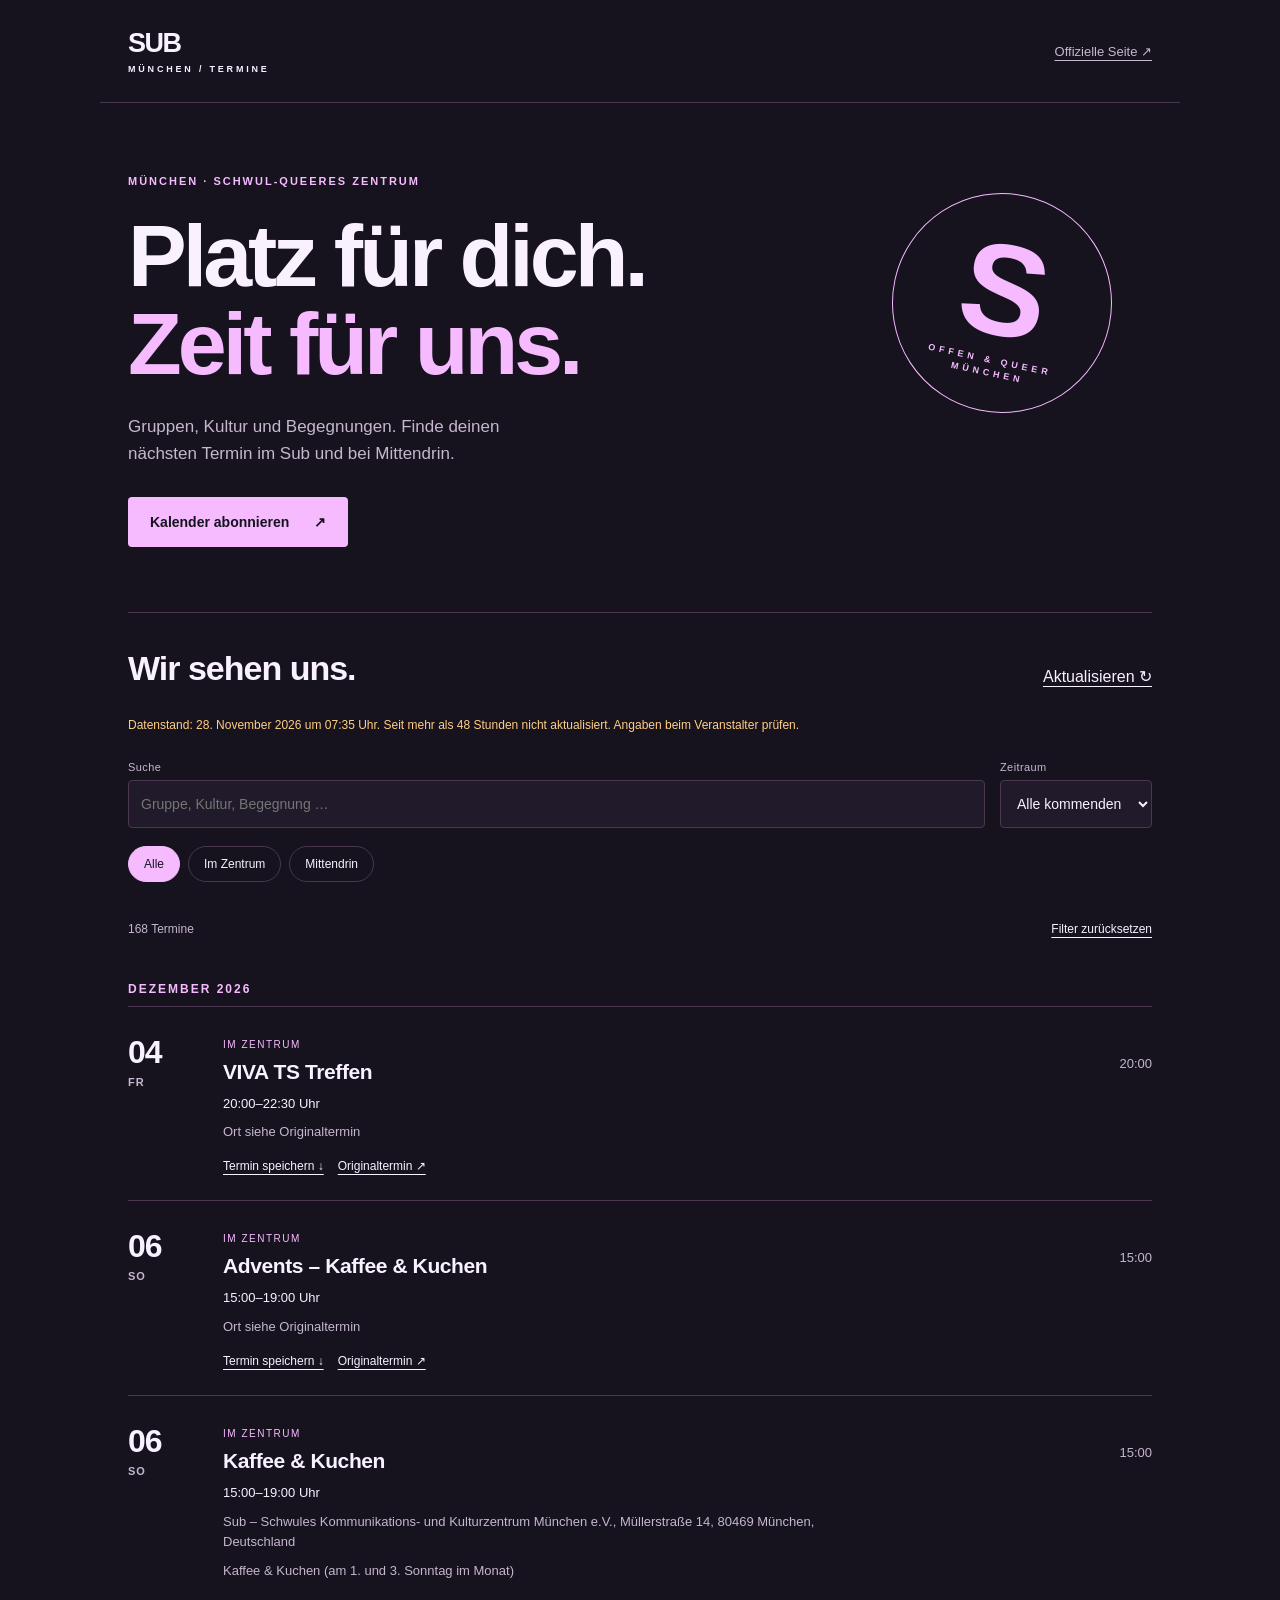
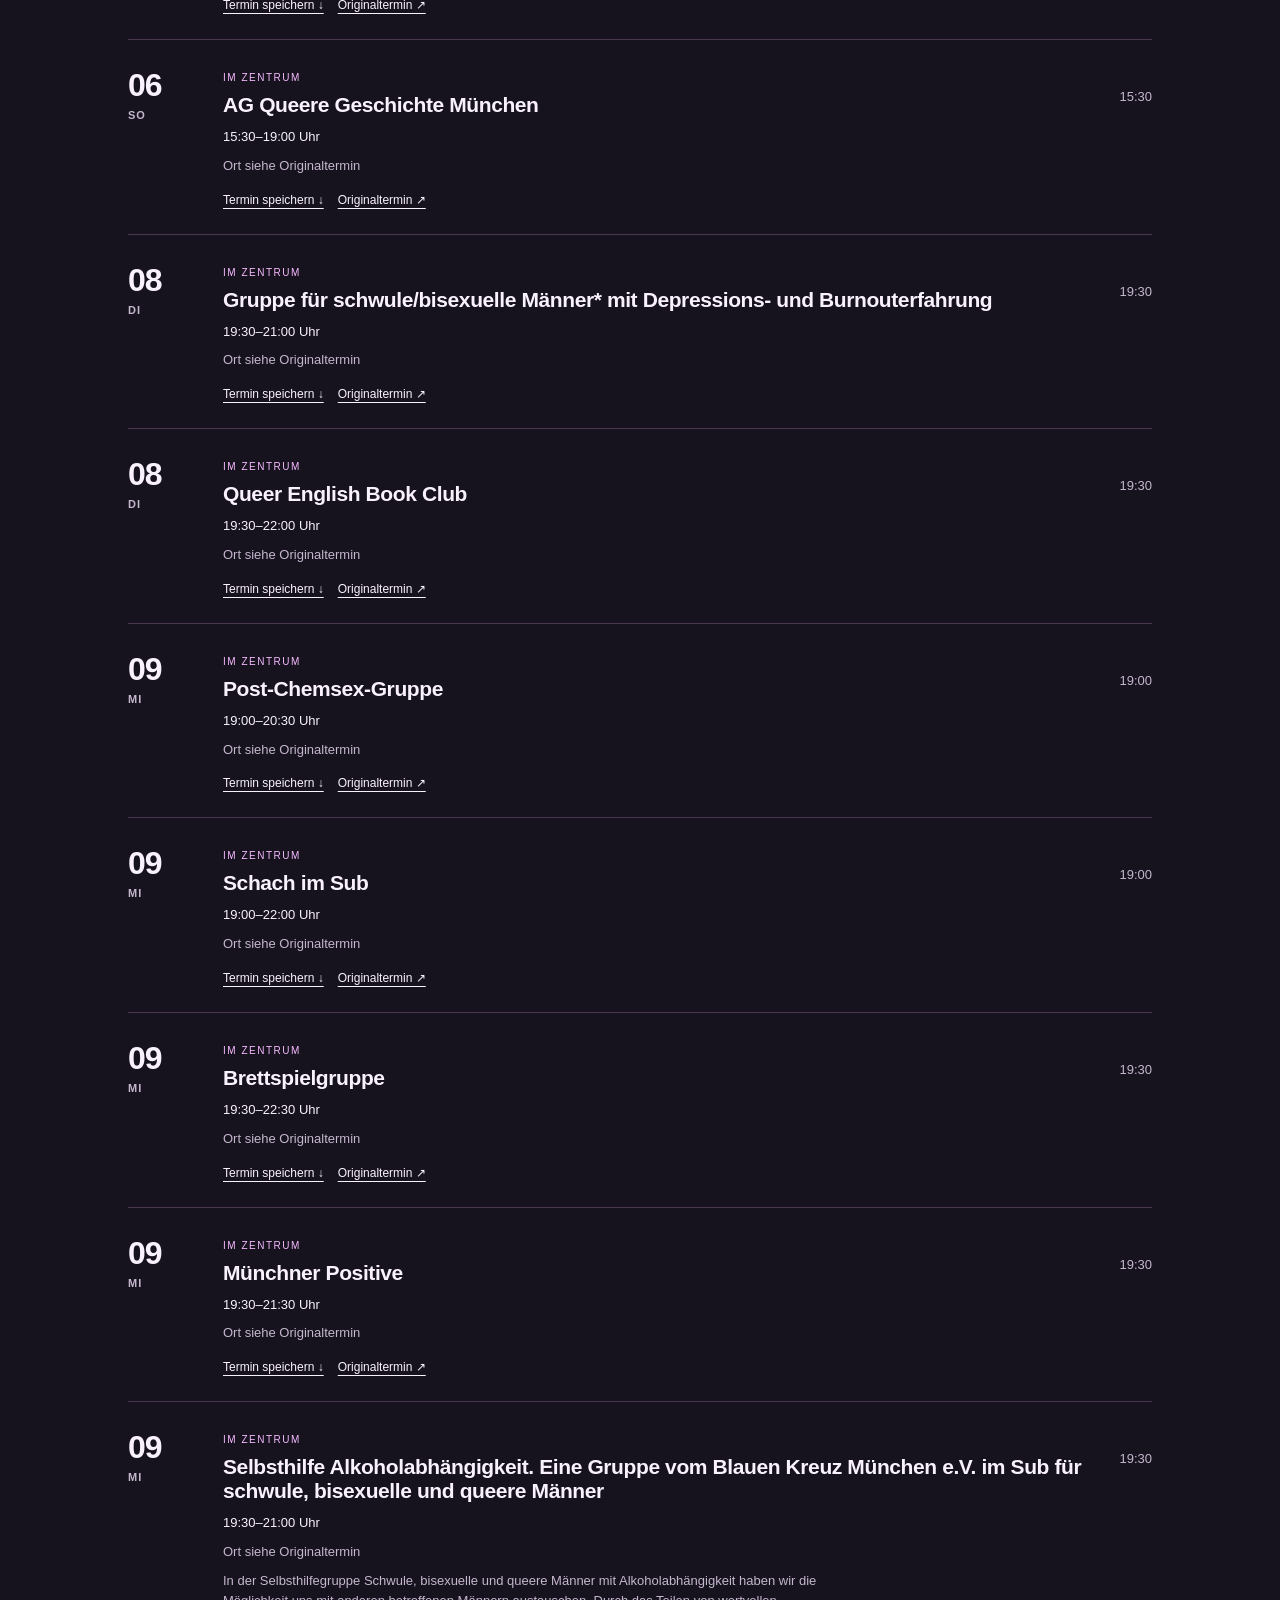
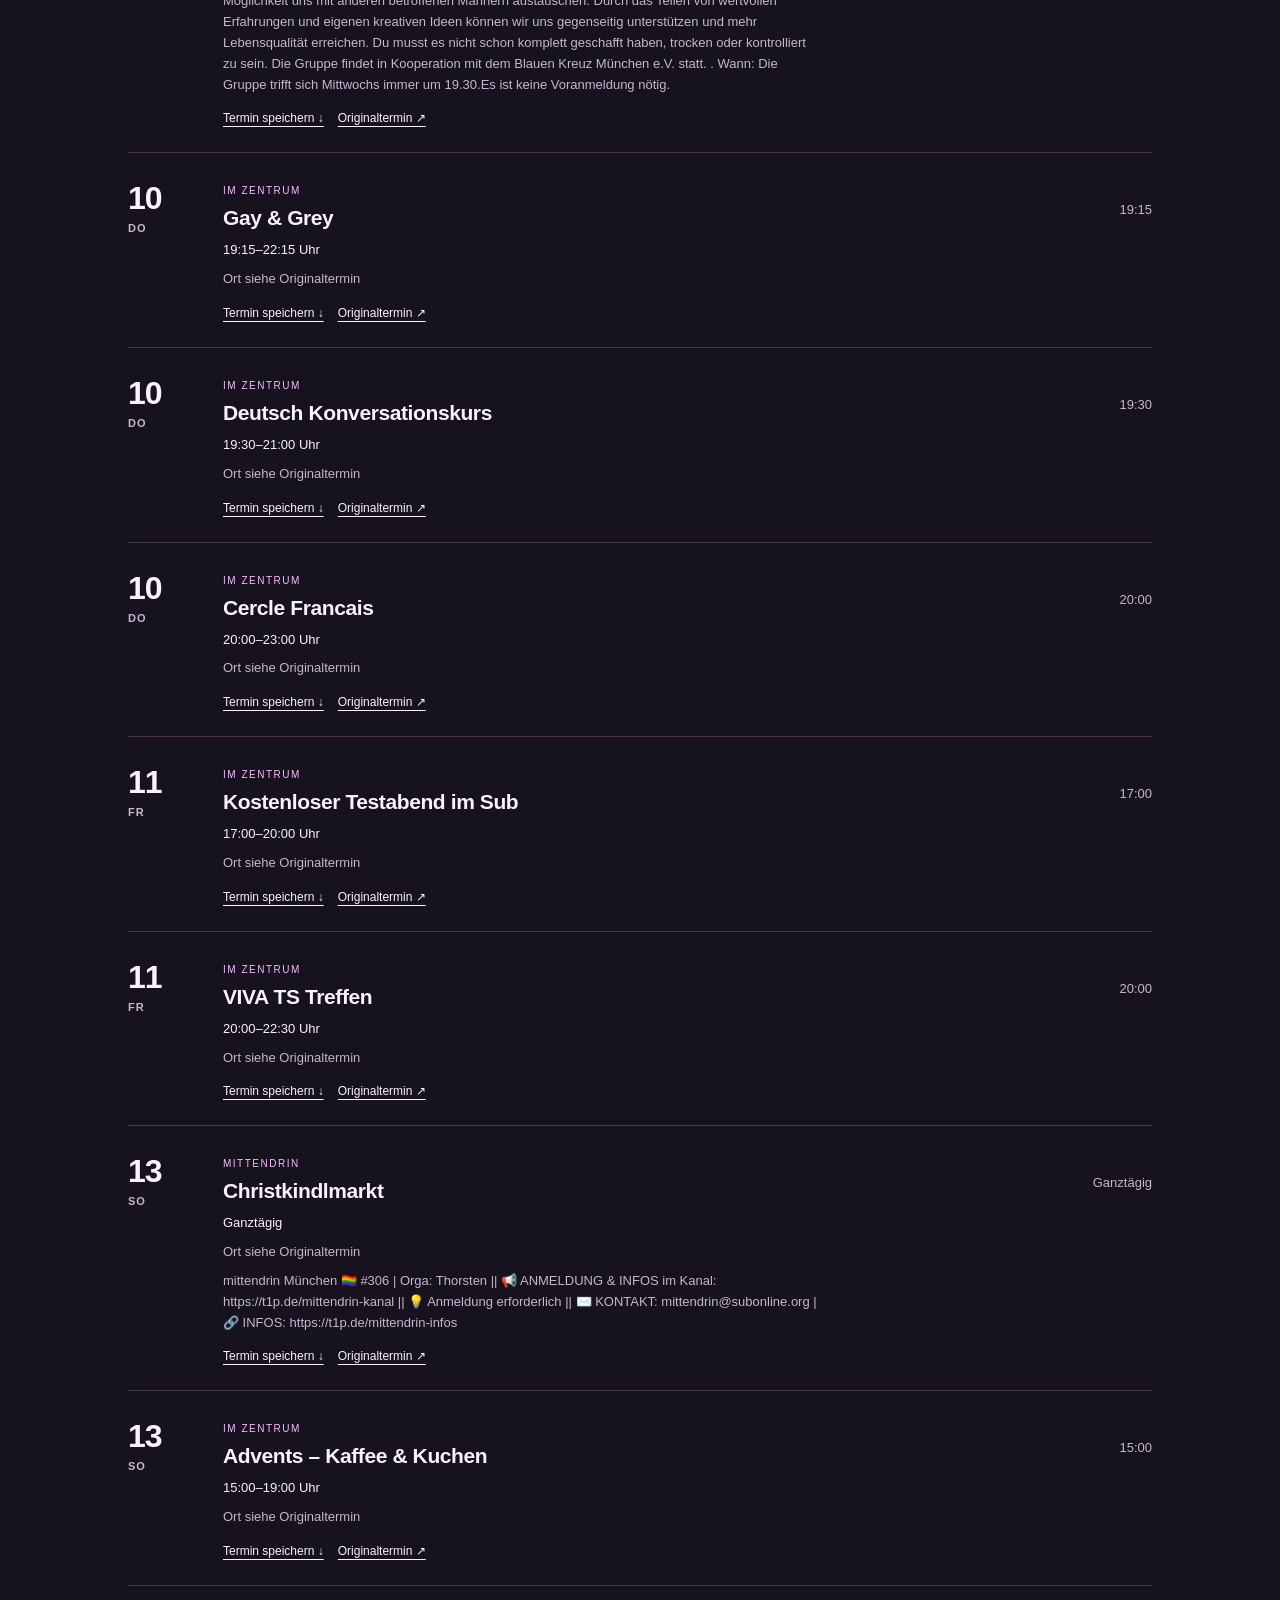
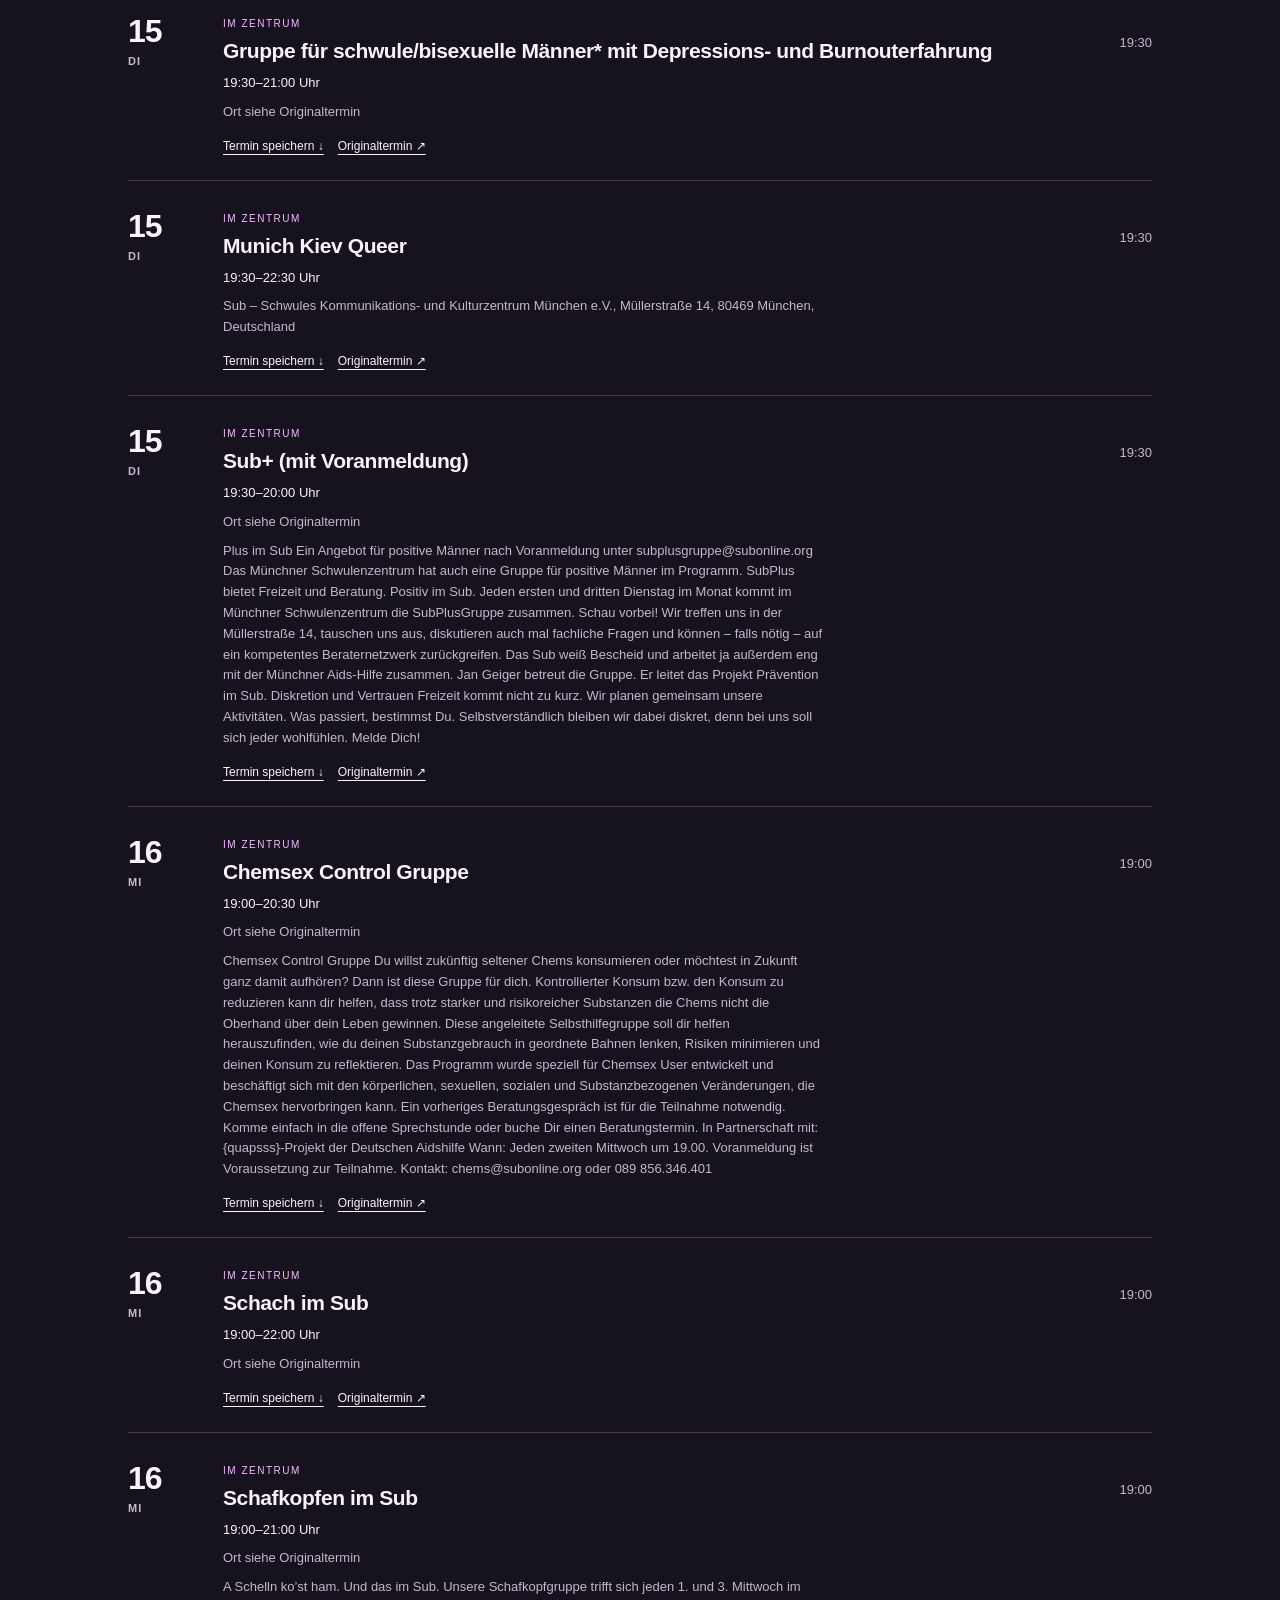
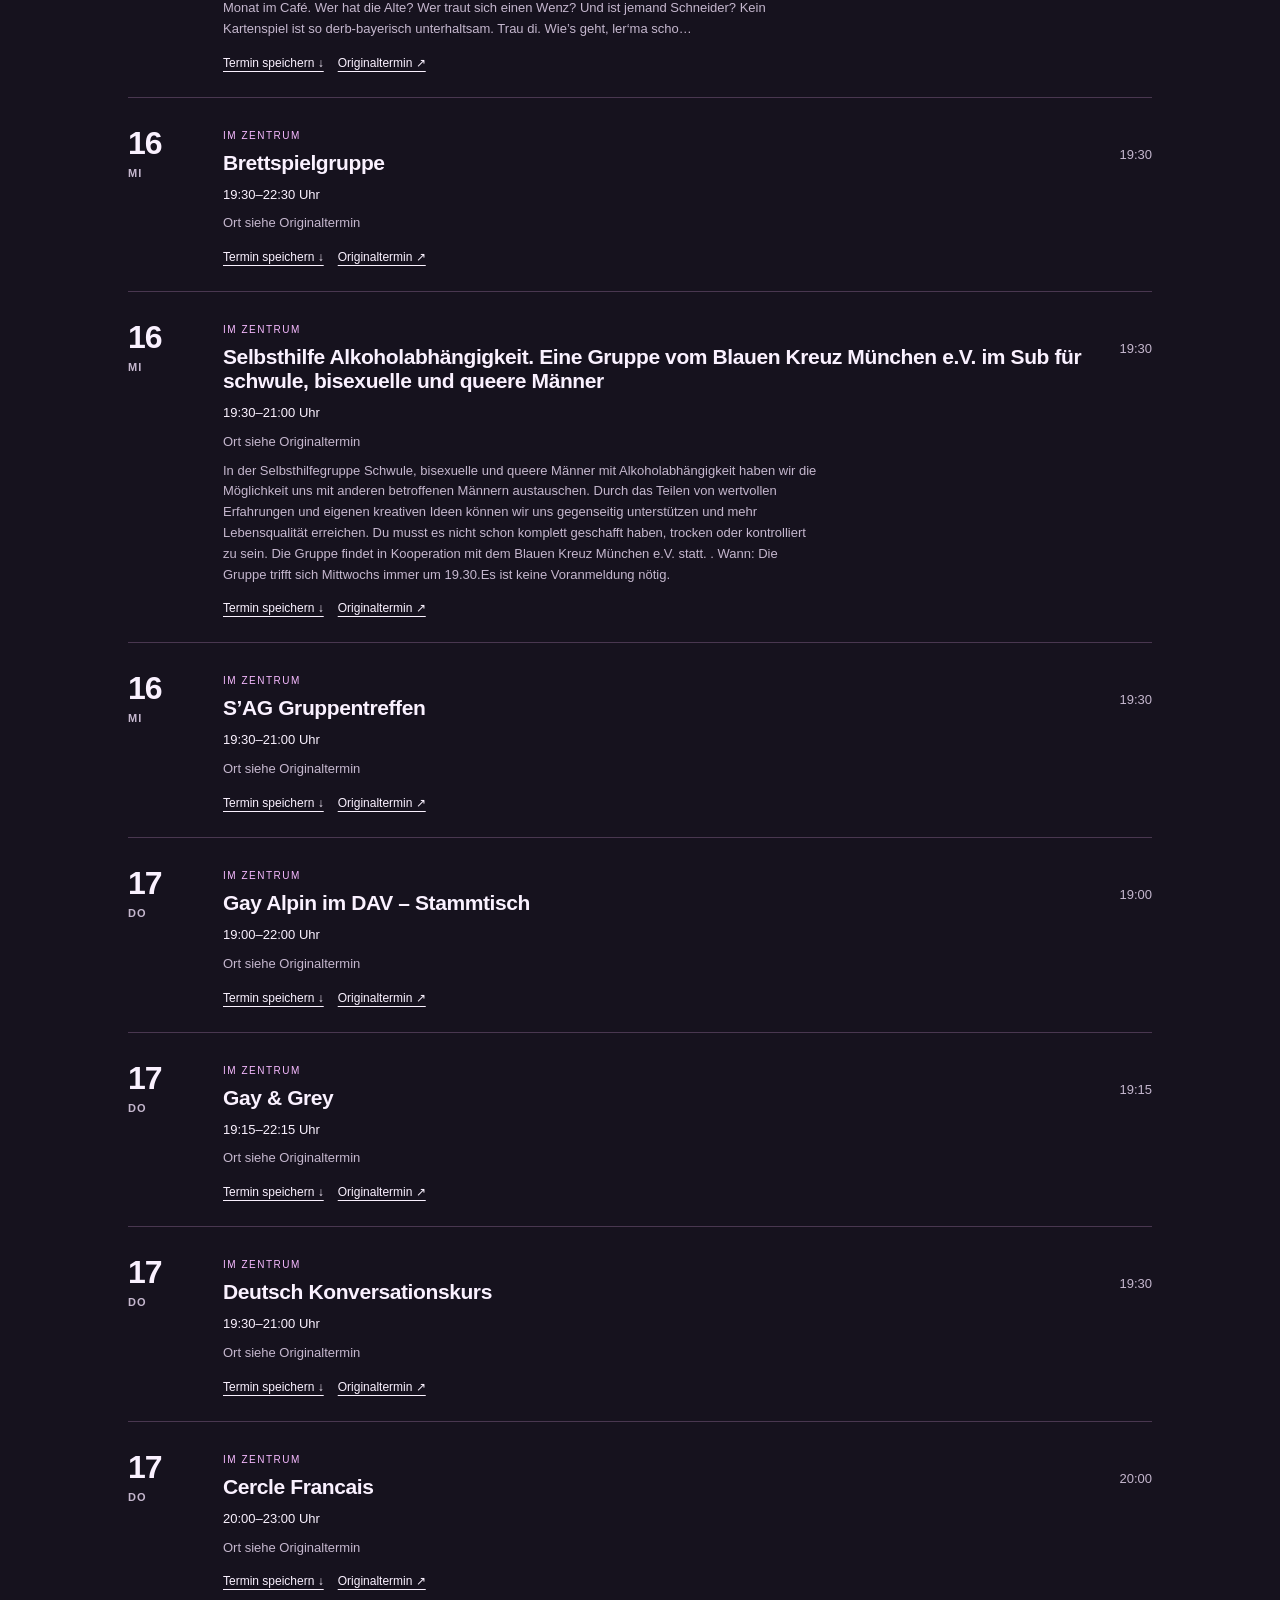
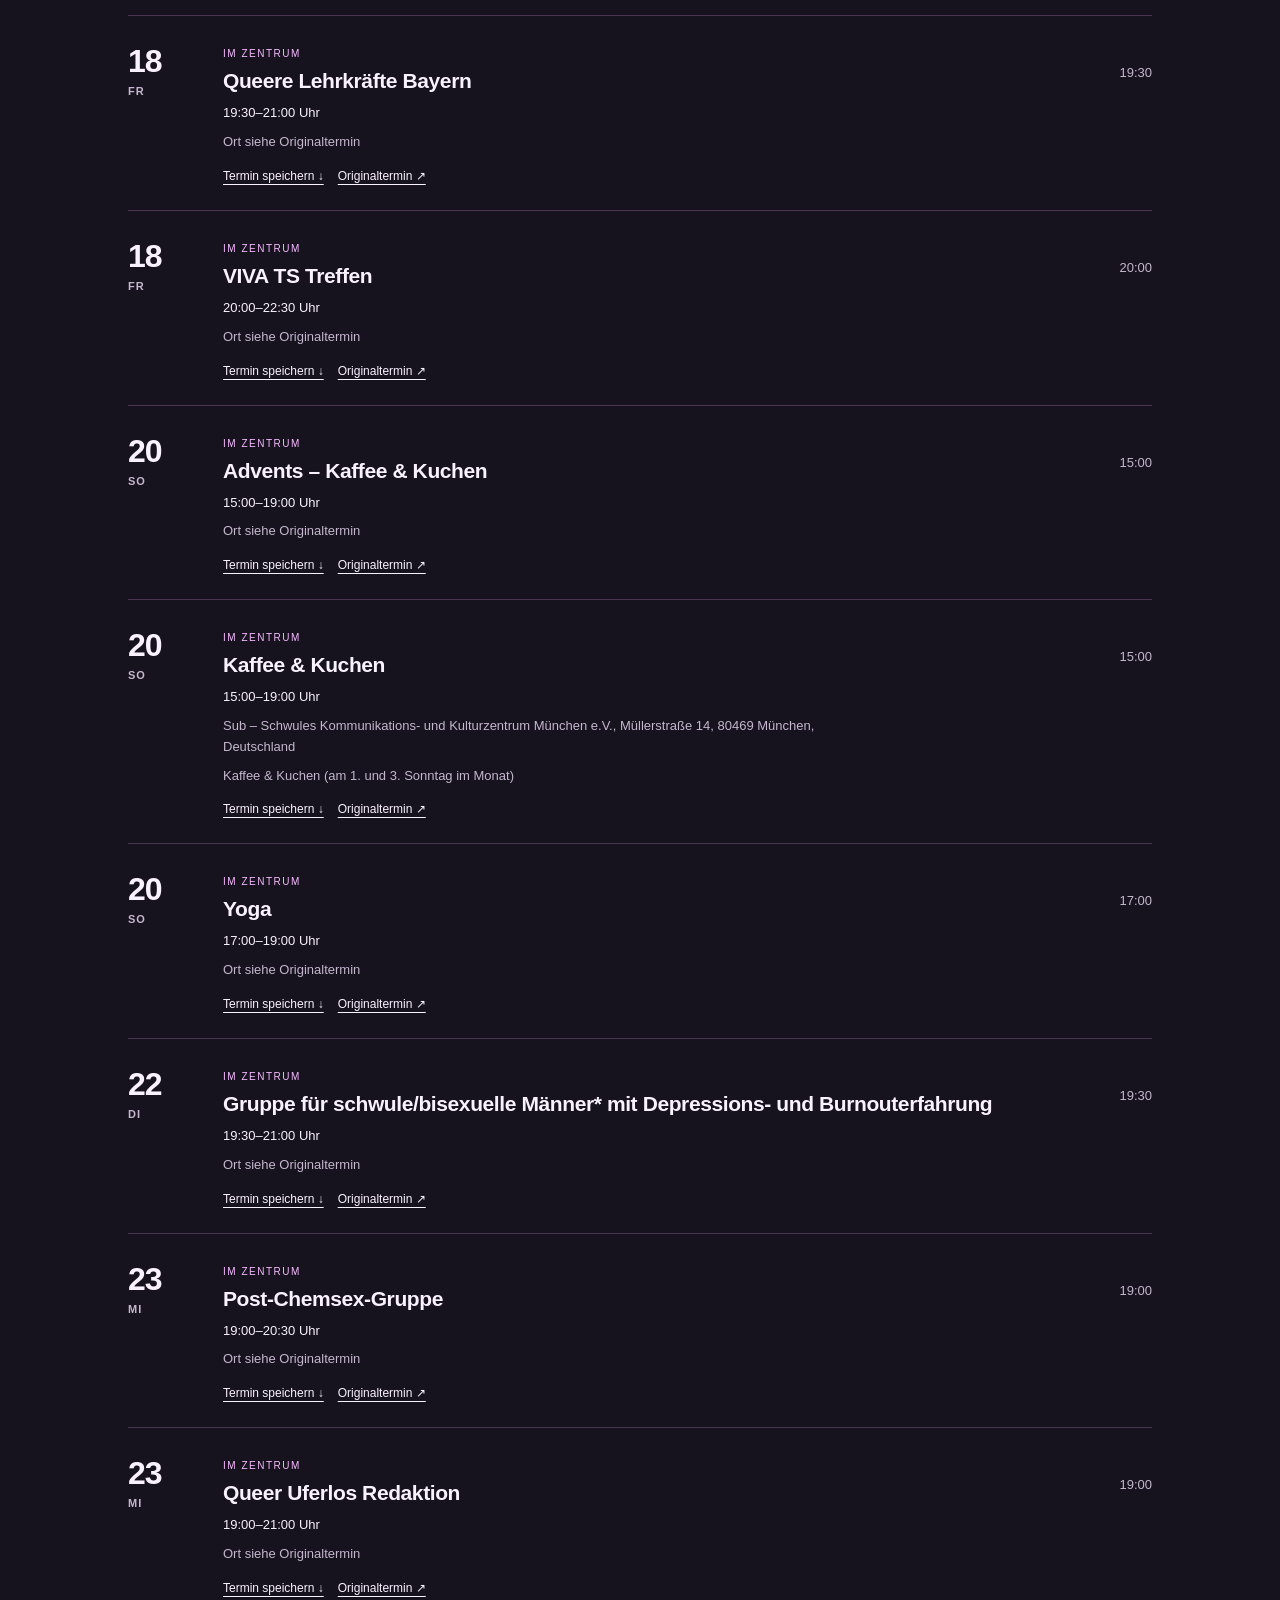
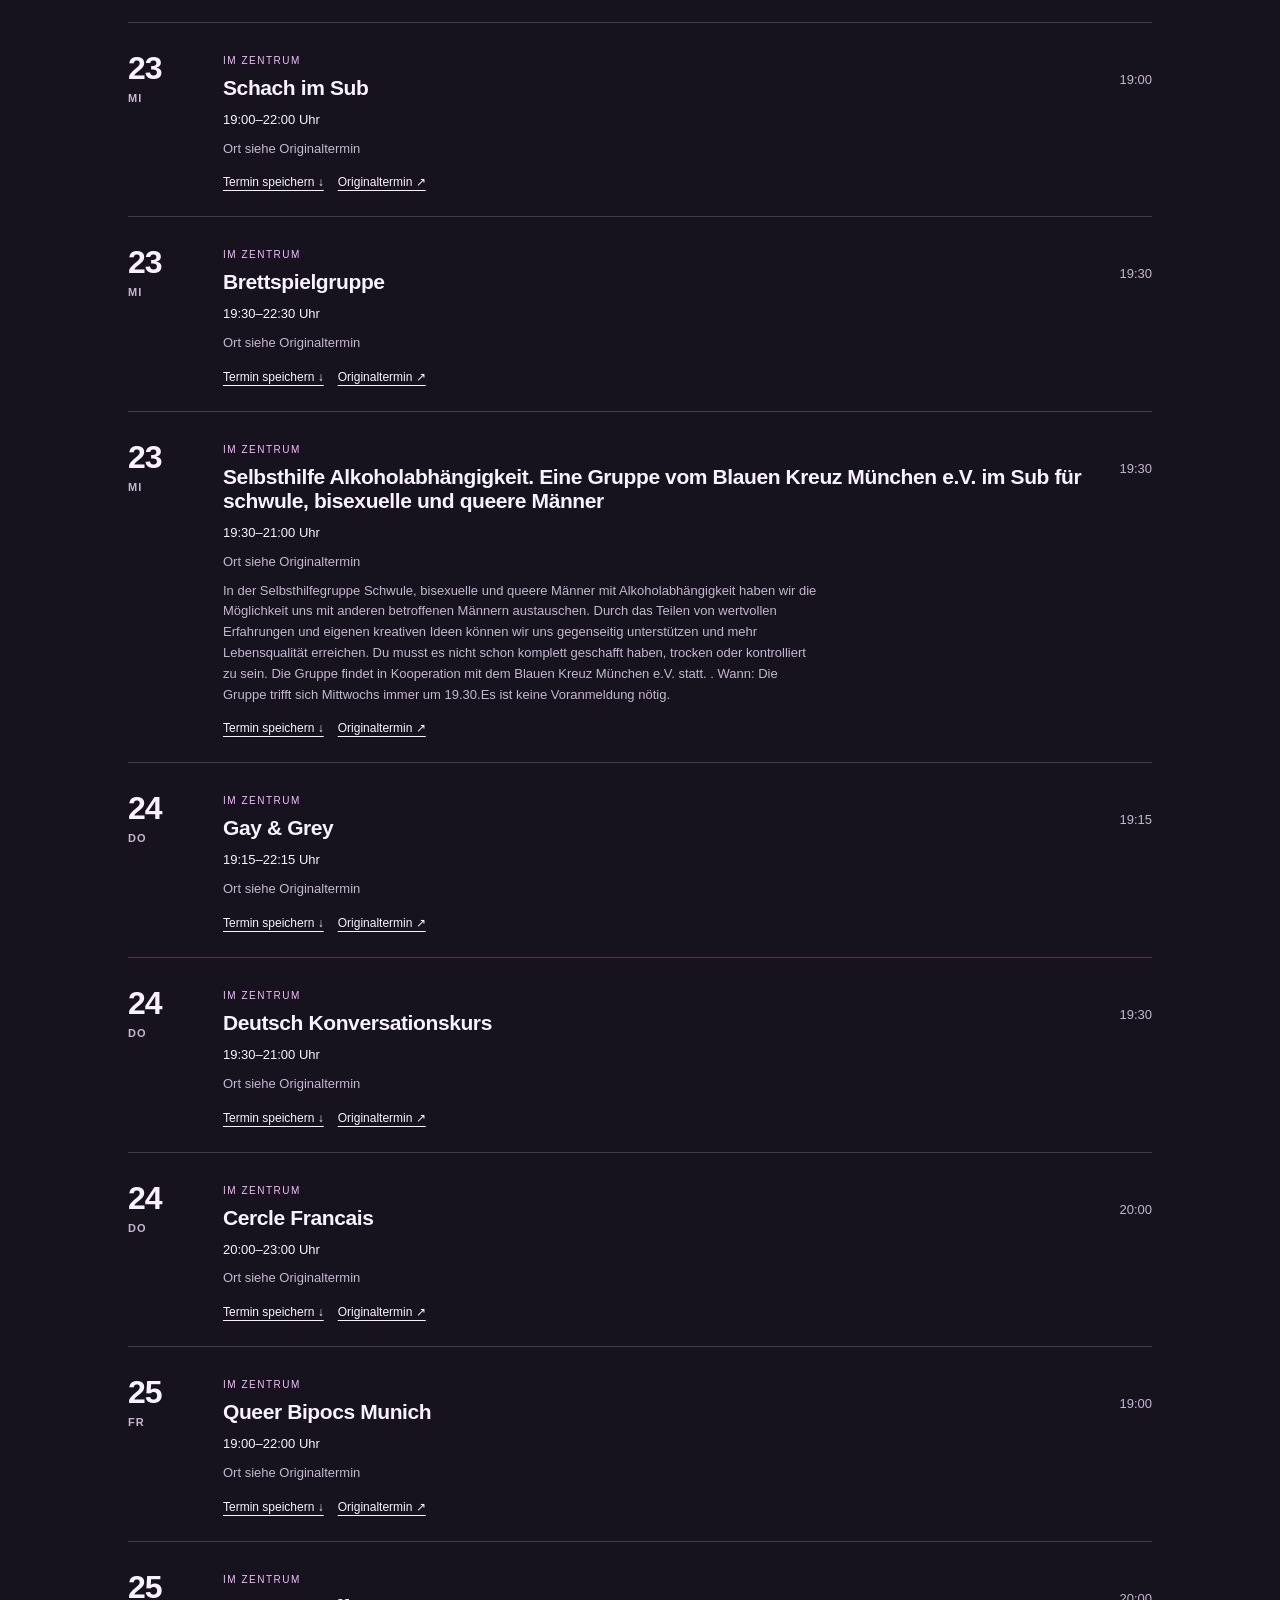
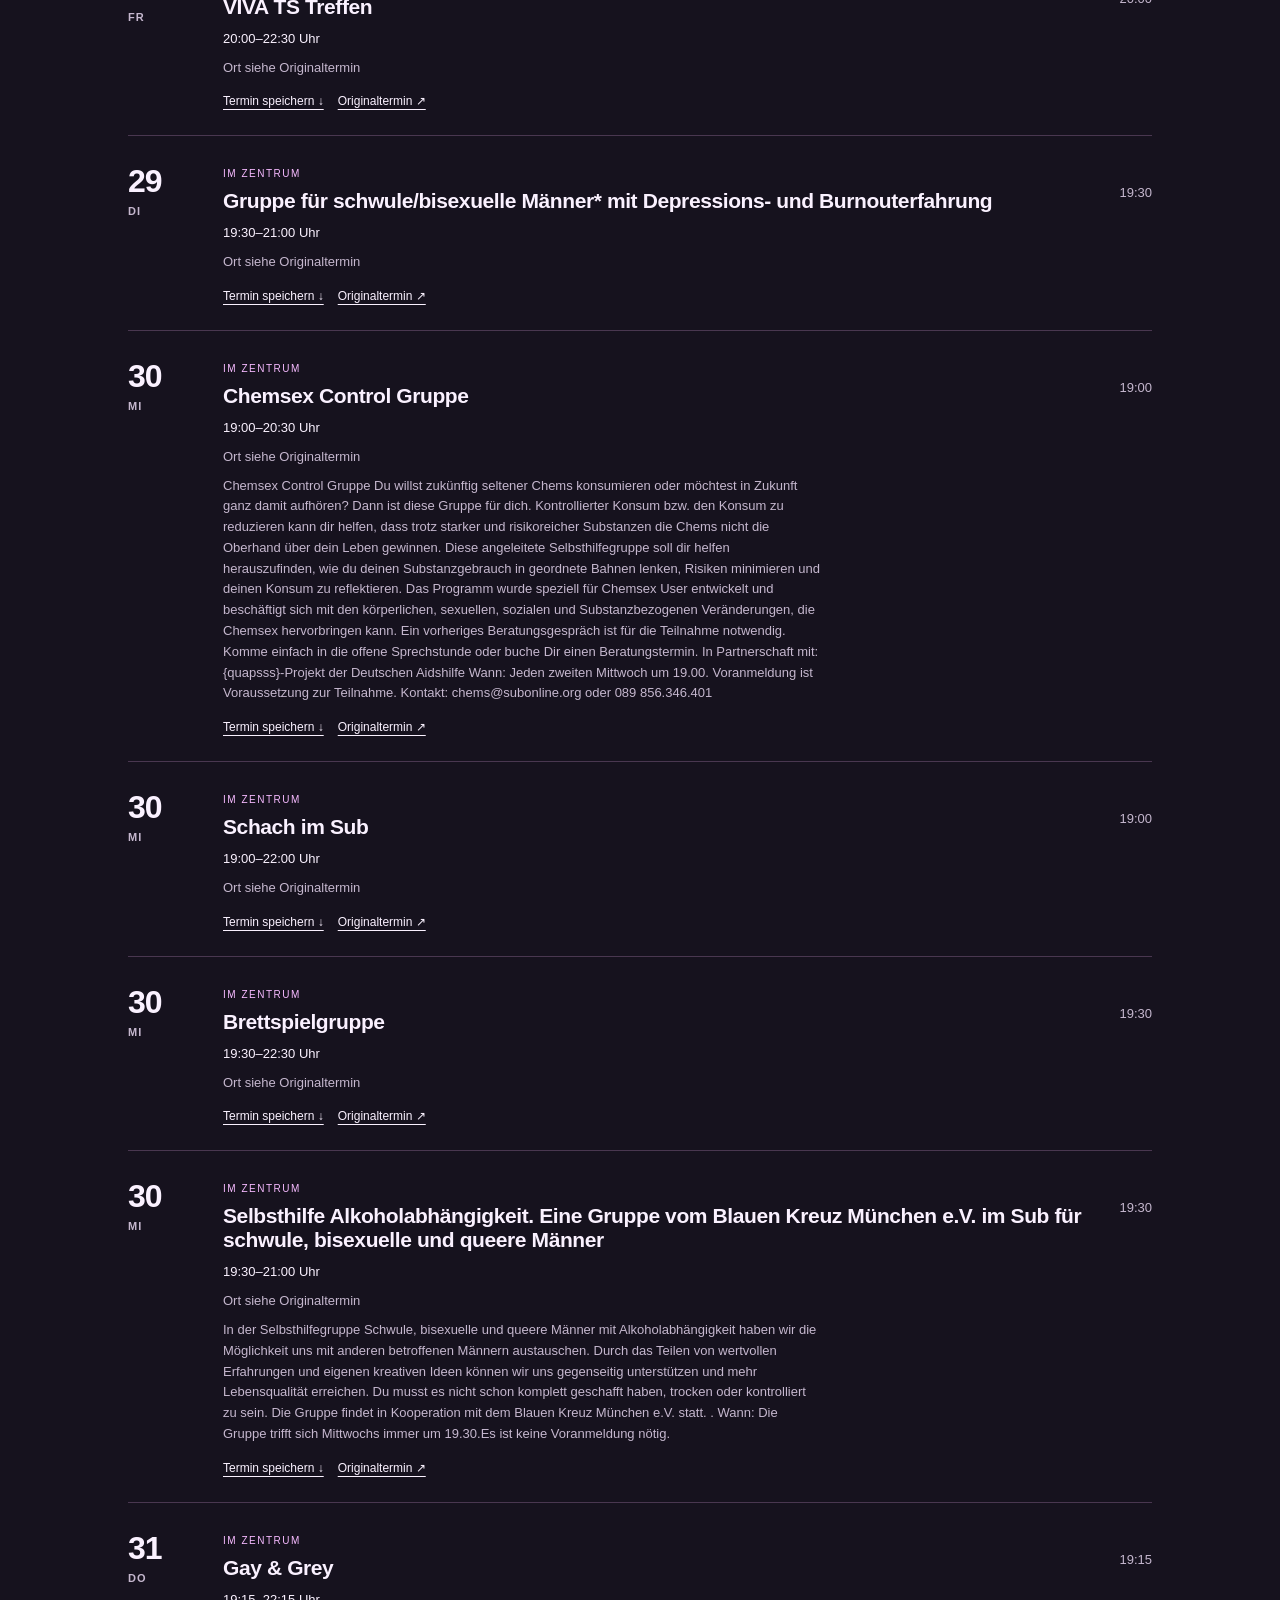
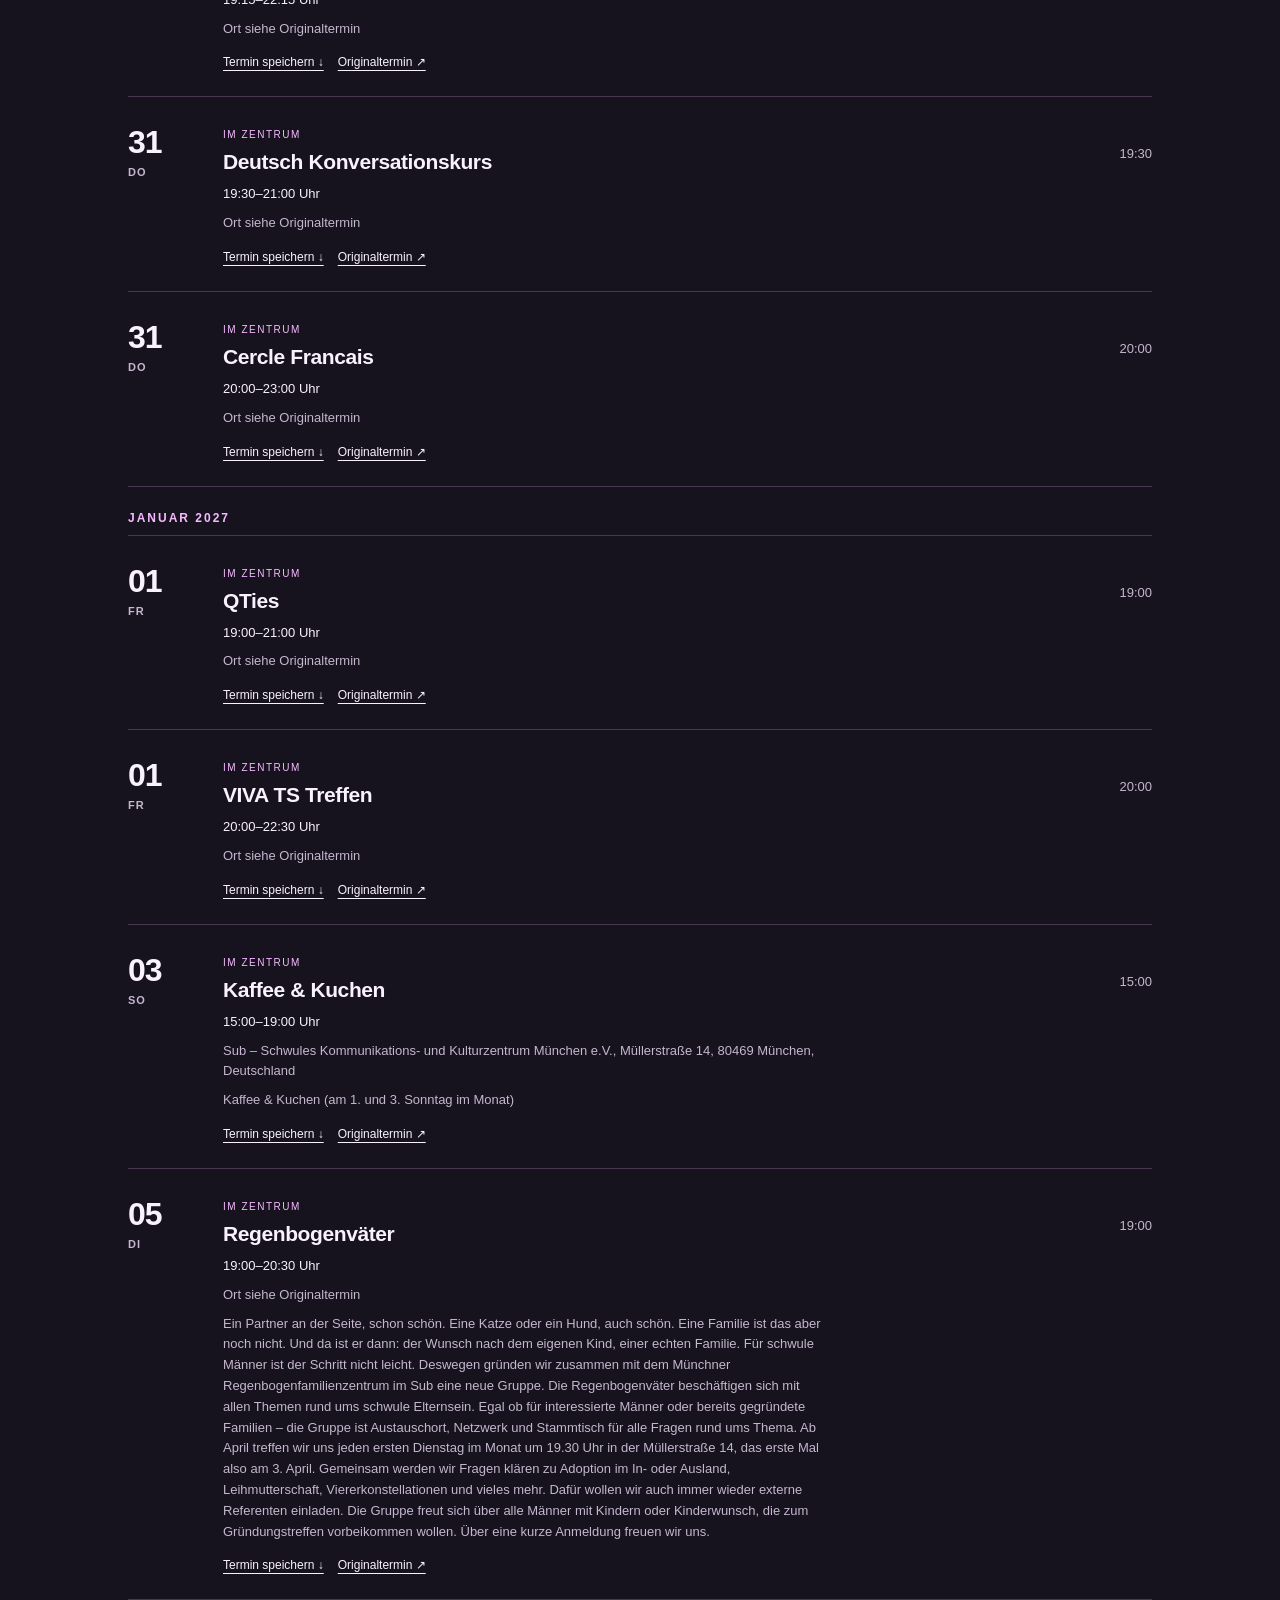
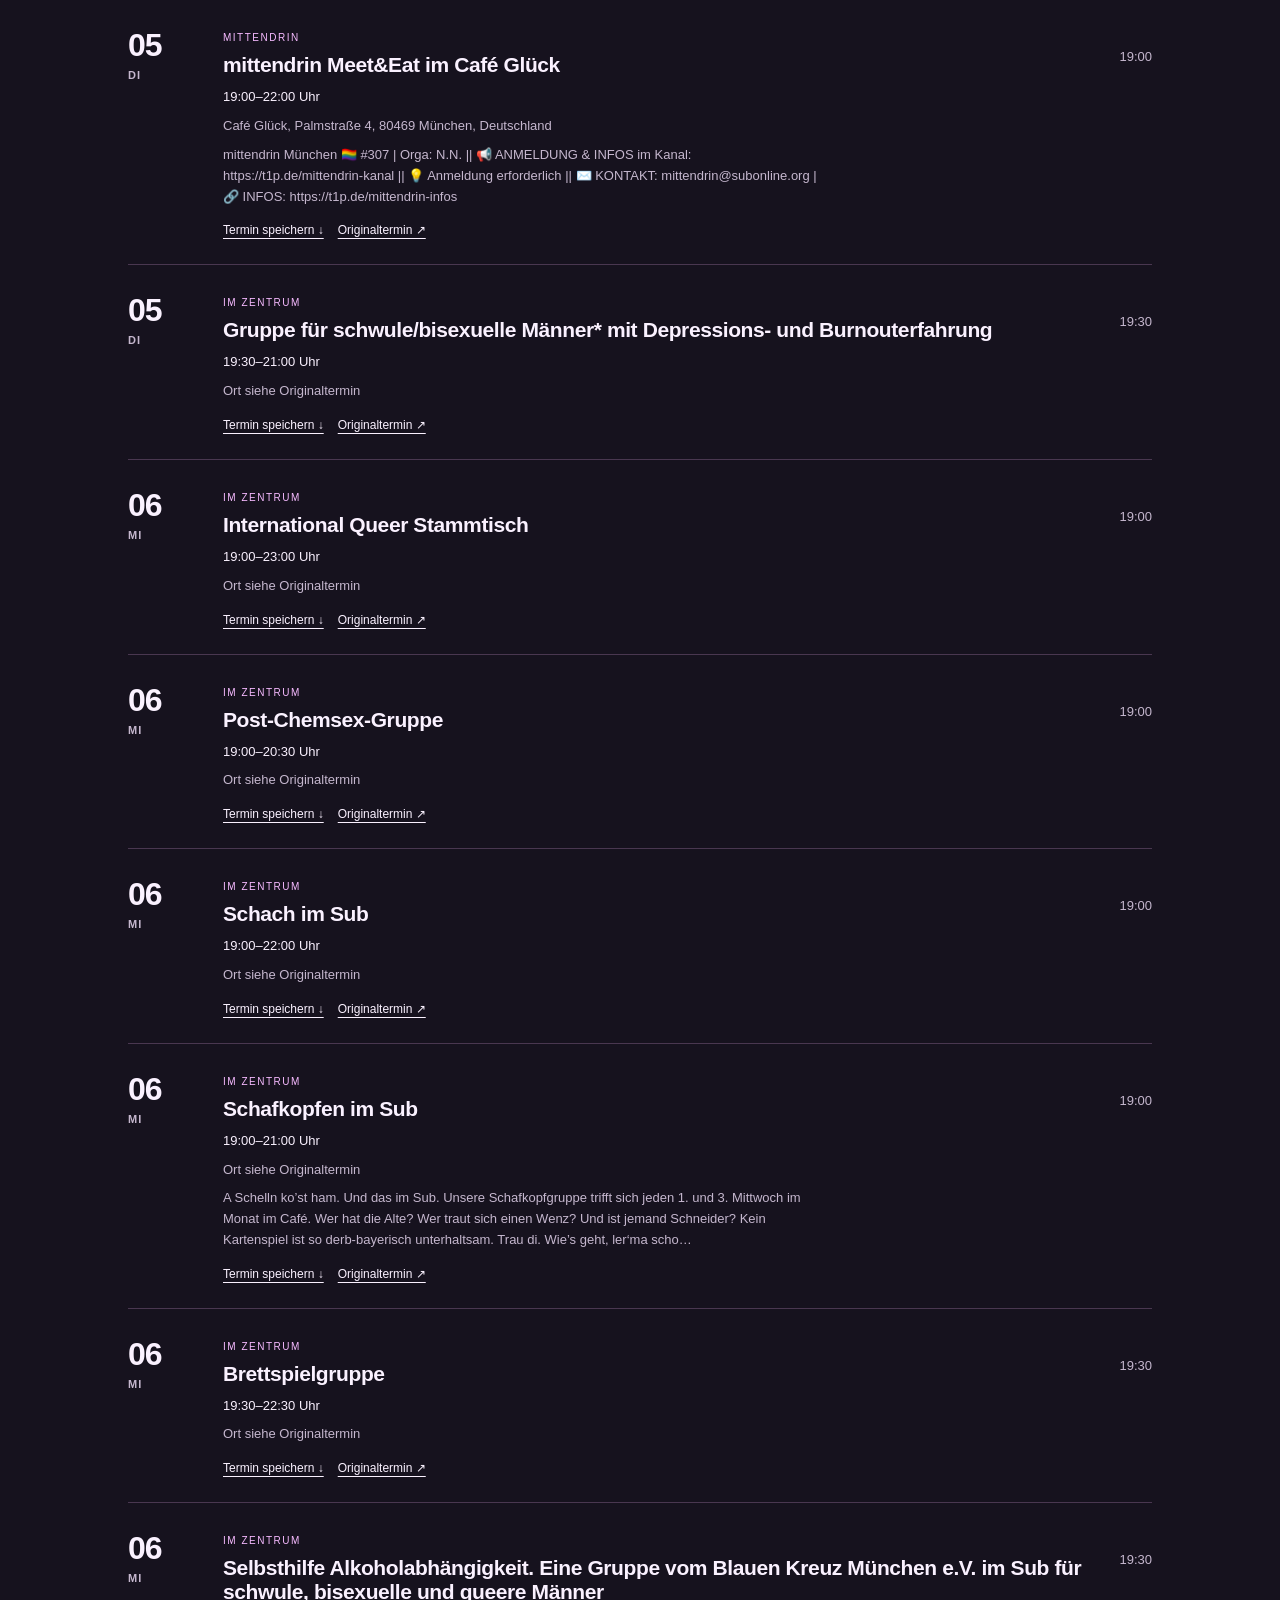
<file: site/index.html>
<!doctype html>
<html lang="de">
<head>
  <meta charset="utf-8"><meta name="viewport" content="width=device-width, initial-scale=1">
  <meta name="theme-color" content="#f6baff"><meta name="description" content="Öffentliche Termine des Sub e. V. München finden, filtern und im Kalender abonnieren.">
  <link rel="manifest" href="./manifest.webmanifest"><link rel="icon" href="./icons/icon-192.png"><link rel="apple-touch-icon" href="./icons/apple-touch-icon.png">
  <link rel="stylesheet" href="./style.css"><script src="./calendar.js" defer></script><script src="./app.js" defer></script>
  <title>Sub · Dein nächster Treffpunkt</title>
</head>
<body>
<header><a class="wordmark" href="./" aria-label="Sub Startseite">SUB<span>MÜNCHEN / TERMINE</span></a><a class="official" href="https://kalender.subonline.org/events-im-zentrum/" target="_blank" rel="noopener">Offizielle Seite ↗</a></header>
<main>
  <section class="hero"><div class="eyebrow">MÜNCHEN · SCHWUL-QUEERES ZENTRUM</div><h1>Platz für dich.<br><span>Zeit für uns.</span></h1><p>Gruppen, Kultur und Begegnungen. Finde deinen nächsten Termin im Sub und bei Mittendrin.</p><a class="button primary" href="#kalender">Kalender abonnieren <span>↗</span></a><div class="orbit" aria-hidden="true">S<span>OFFEN & QUEER<br>MÜNCHEN</span></div></section>
  <section class="programme" aria-labelledby="program-title">
    <div class="section-head"><h2 id="program-title">Wir sehen uns.</h2><button id="refresh" type="button">Aktualisieren ↻</button></div>
    <p id="status" class="status" role="status">Veranstaltungen werden geladen …</p>
    <div class="filters"><label class="search">Suche<input id="query" type="search" placeholder="Gruppe, Kultur, Begegnung …"></label><label>Zeitraum<select id="range"><option value="all">Alle kommenden</option><option value="today">Heute</option><option value="week">Nächste 7 Tage</option><option value="month">Nächste 30 Tage</option><option value="past">Vergangene</option></select></label></div>
    <div id="categories" class="chips" role="group" aria-label="Veranstaltungsart"></div>
    <div class="result-line"><span id="count" aria-live="polite"></span><button id="reset" type="button">Filter zurücksetzen</button></div>
    <div id="events" aria-live="polite"></div>
    <noscript>Bitte JavaScript aktivieren. Den Kalender kannst du auch direkt als <a href="./events.ics">ICS herunterladen</a>.</noscript>
  </section>
  <section id="kalender" class="calendar"><div class="eyebrow">DEIN KALENDER. DEINE COMMUNITY.</div><h2>Einmal abonnieren.<br>Immer verbunden.</h2><p>Öffentliche Termine der nächsten 180 Tage kommen automatisch in deinen Kalender. Wie oft aktualisiert wird, entscheidet deine Kalender-App.</p><div class="actions"><a id="subscribe" class="button primary" href="webcal://juju089.github.io/sub-events/events.ics">Kalender abonnieren ↗</a><a class="button secondary" href="./events.ics" download="sub.ics">ICS herunterladen ↓</a></div><label class="feed-label">Abo-Adresse (HTTPS)<input id="feed" readonly aria-label="Kalender-Abo-Adresse"></label><button id="copy" type="button">Adresse kopieren</button><p id="copy-status" role="status"></p><details><summary>So klappt’s auf iPhone, Android und PC</summary><p>iPhone: „Kalender abonnieren“ öffnen und das Abo bestätigen. Falls nötig: Kalender-App → Kalender → Hinzufügen → Kalenderabonnement hinzufügen; die HTTPS-Adresse einsetzen. Android / Google Kalender: Am PC Google Kalender öffnen → Weitere Kalender + → Per URL → HTTPS-Adresse einfügen. Outlook: Kalender hinzufügen → Aus dem Internet abonnieren. Ein ICS-Download importiert nur den aktuellen Stand und ist kein Abo.</p></details></section>
  <section class="install"><h2>Dein Shortcut zur Community.</h2><p>iPhone: In Safari öffnen → Teilen → Zum Home-Bildschirm. Android: Im Browser-Menü „App installieren“ oder „Zum Startbildschirm“. Nach dem ersten Online-Aufruf sind die zuletzt geladenen Termine auch offline verfügbar.</p><button id="install" hidden class="button secondary" type="button">App installieren</button></section>
</main>
<footer><strong>SUB / MÜNCHEN</strong><p>Unabhängige Veranstaltungsübersicht, keine offizielle App des Sub e. V.. Angaben ohne Gewähr. Zeiten, Treffpunkte, Änderungen und Anmeldung bitte beim Veranstalter prüfen.</p><a href="https://kalender.subonline.org/events-im-zentrum/">Quelle: Sub</a> · <a href="https://subonline.org/impressum/">Sub / Impressum</a><p>Keine Werbung, kein Tracking. Dein nächster Treffpunkt wartet.</p></footer>
</body></html>
</file>
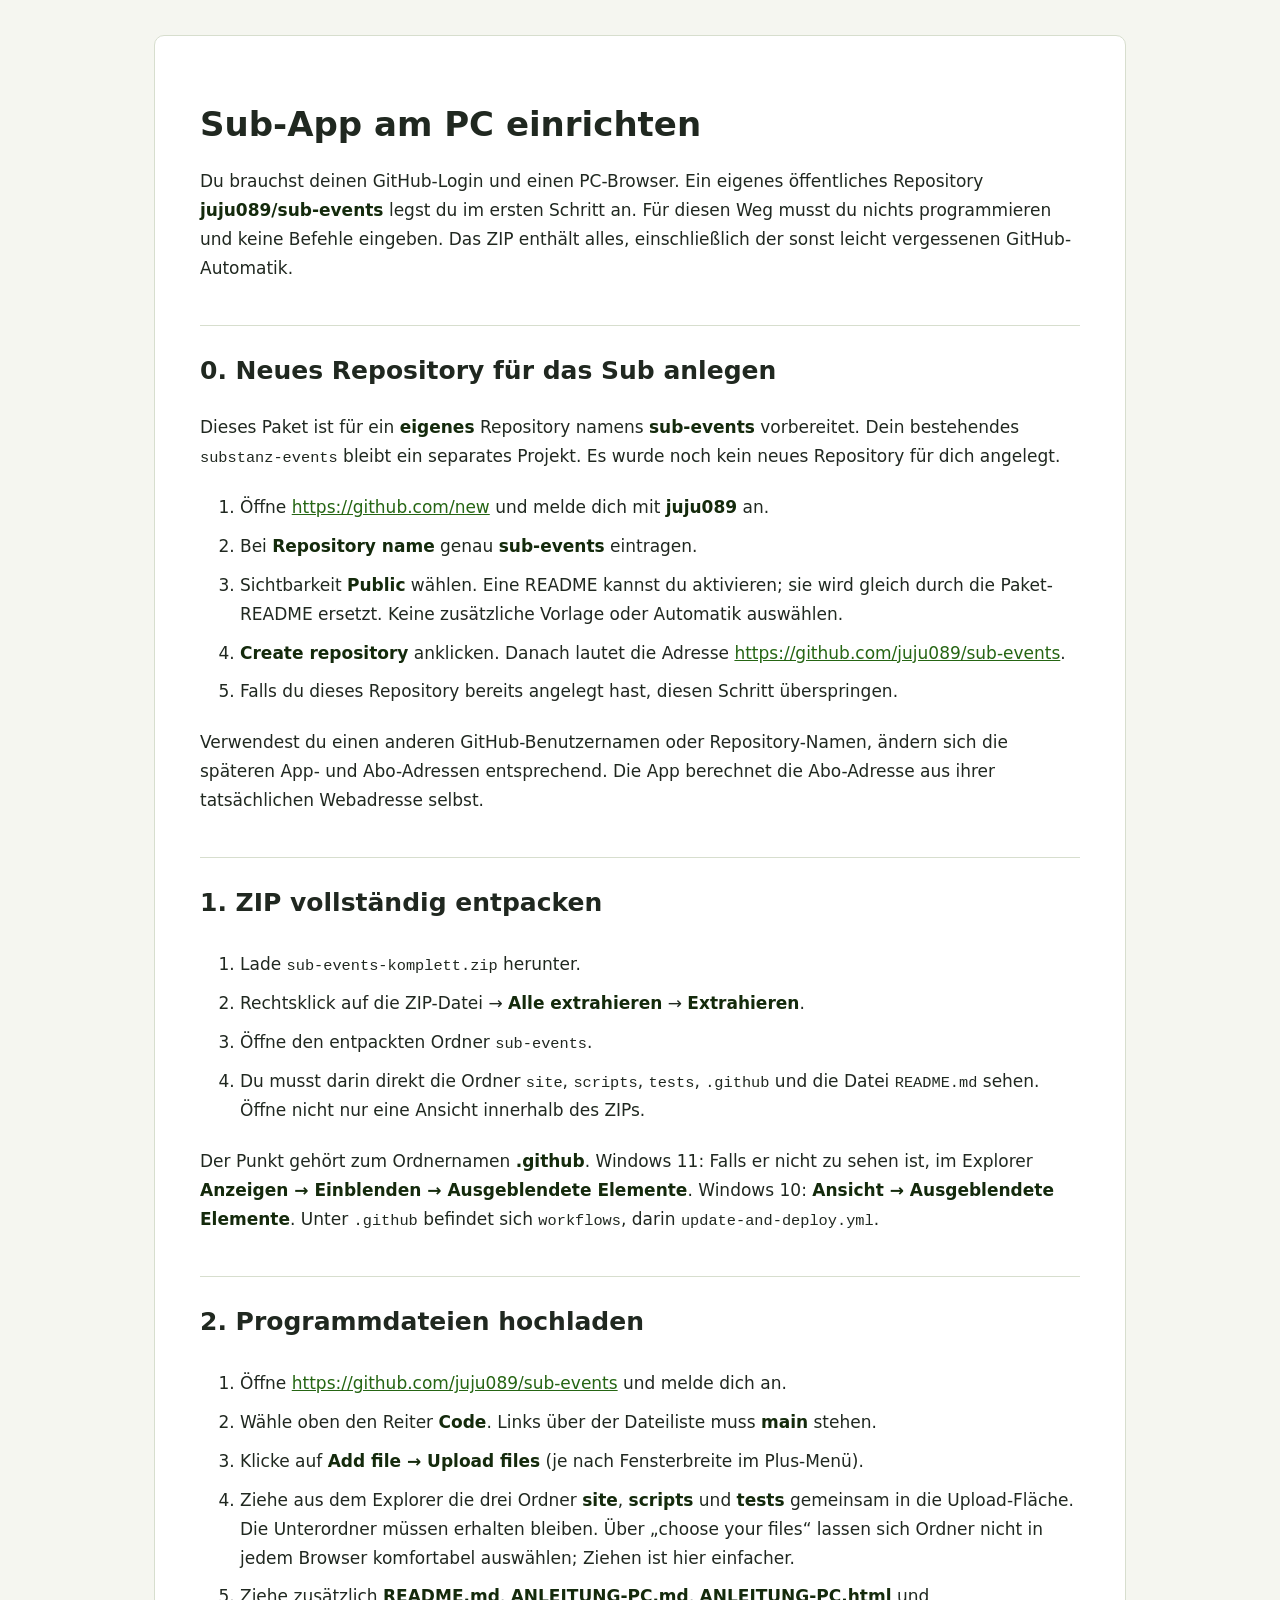
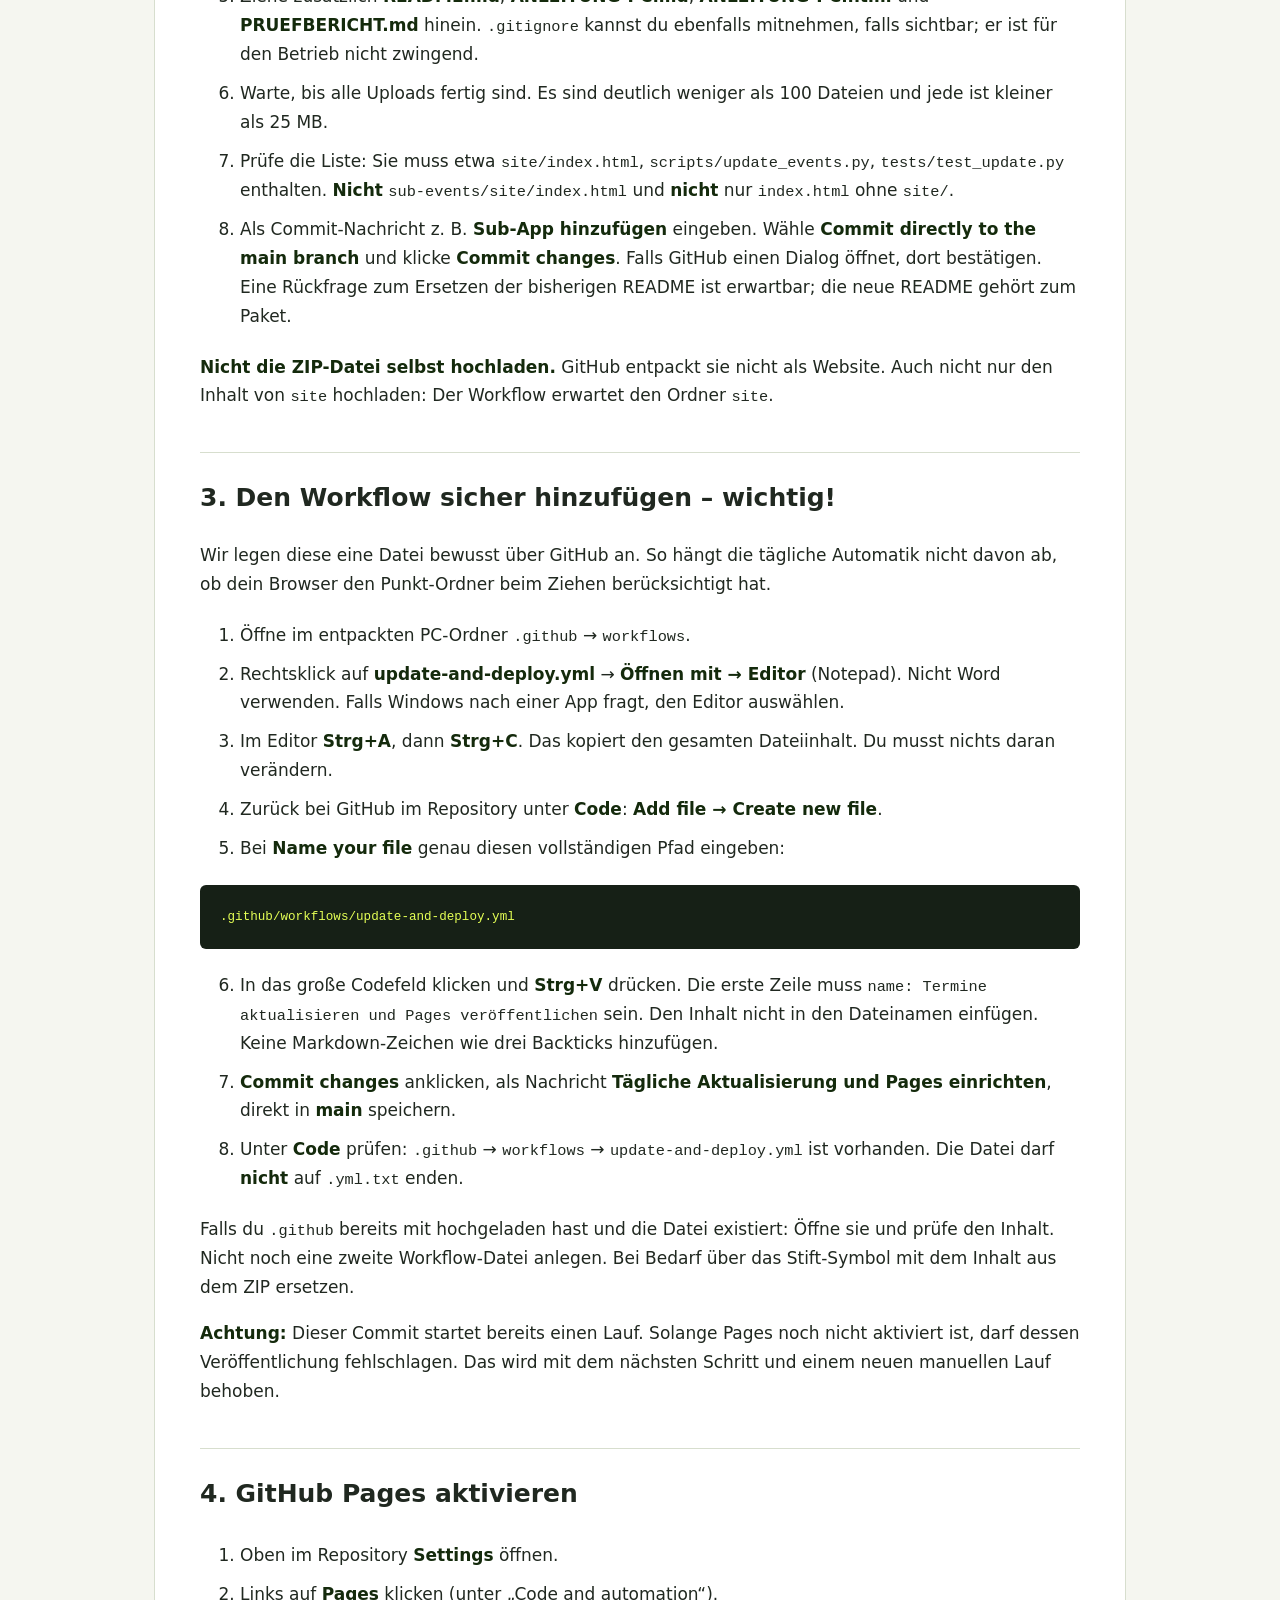
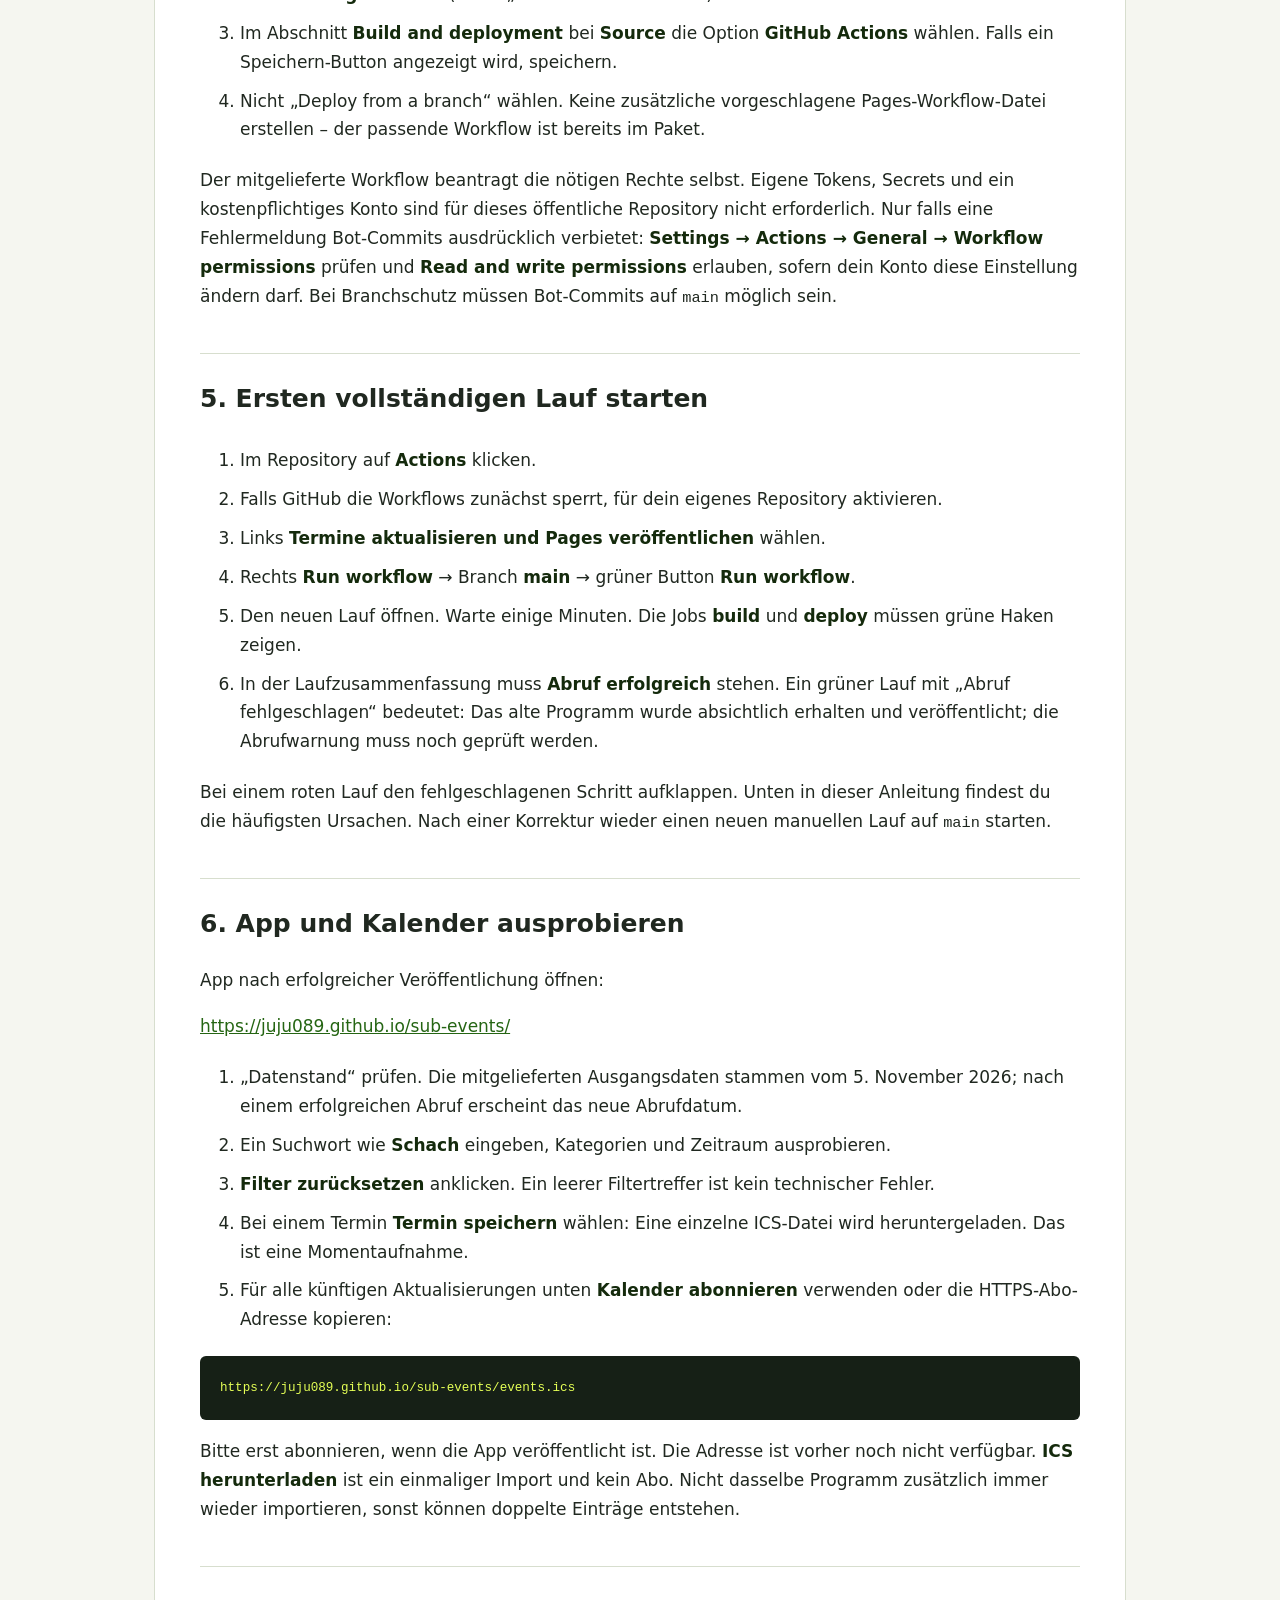
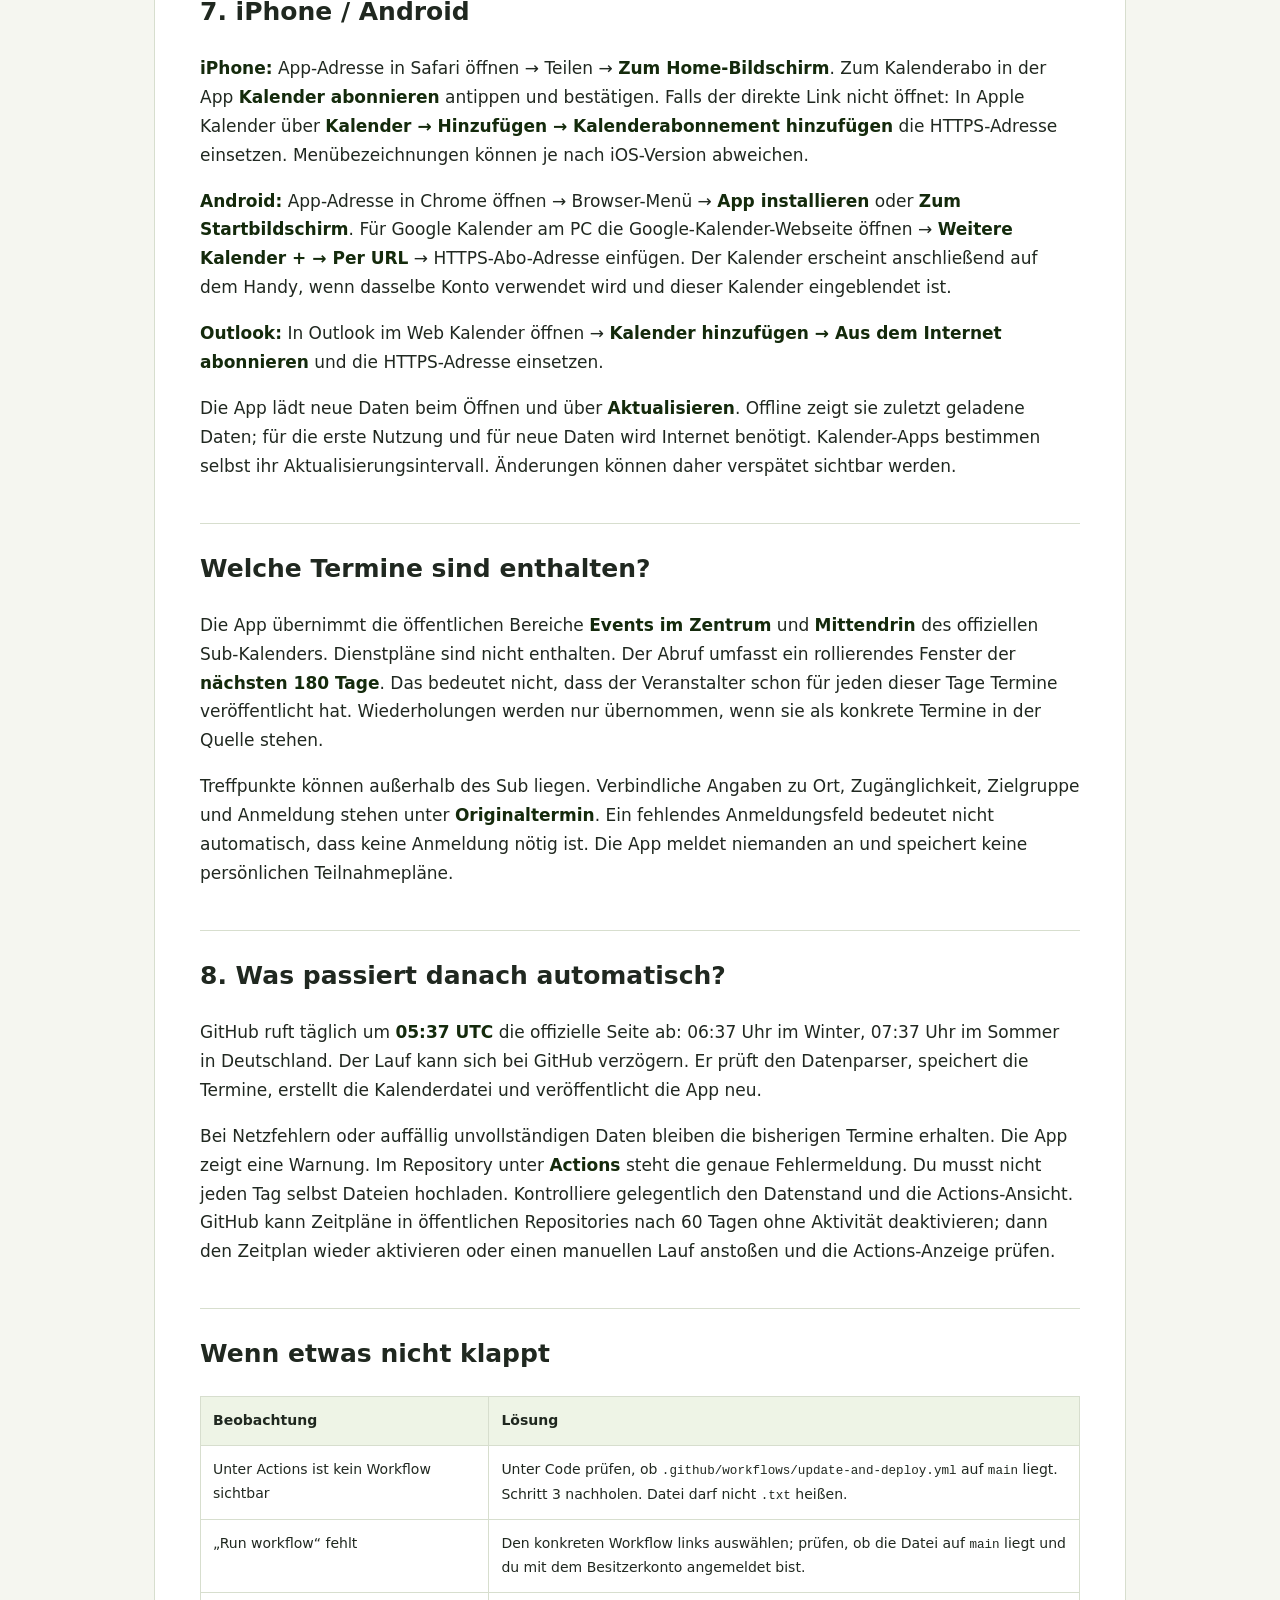
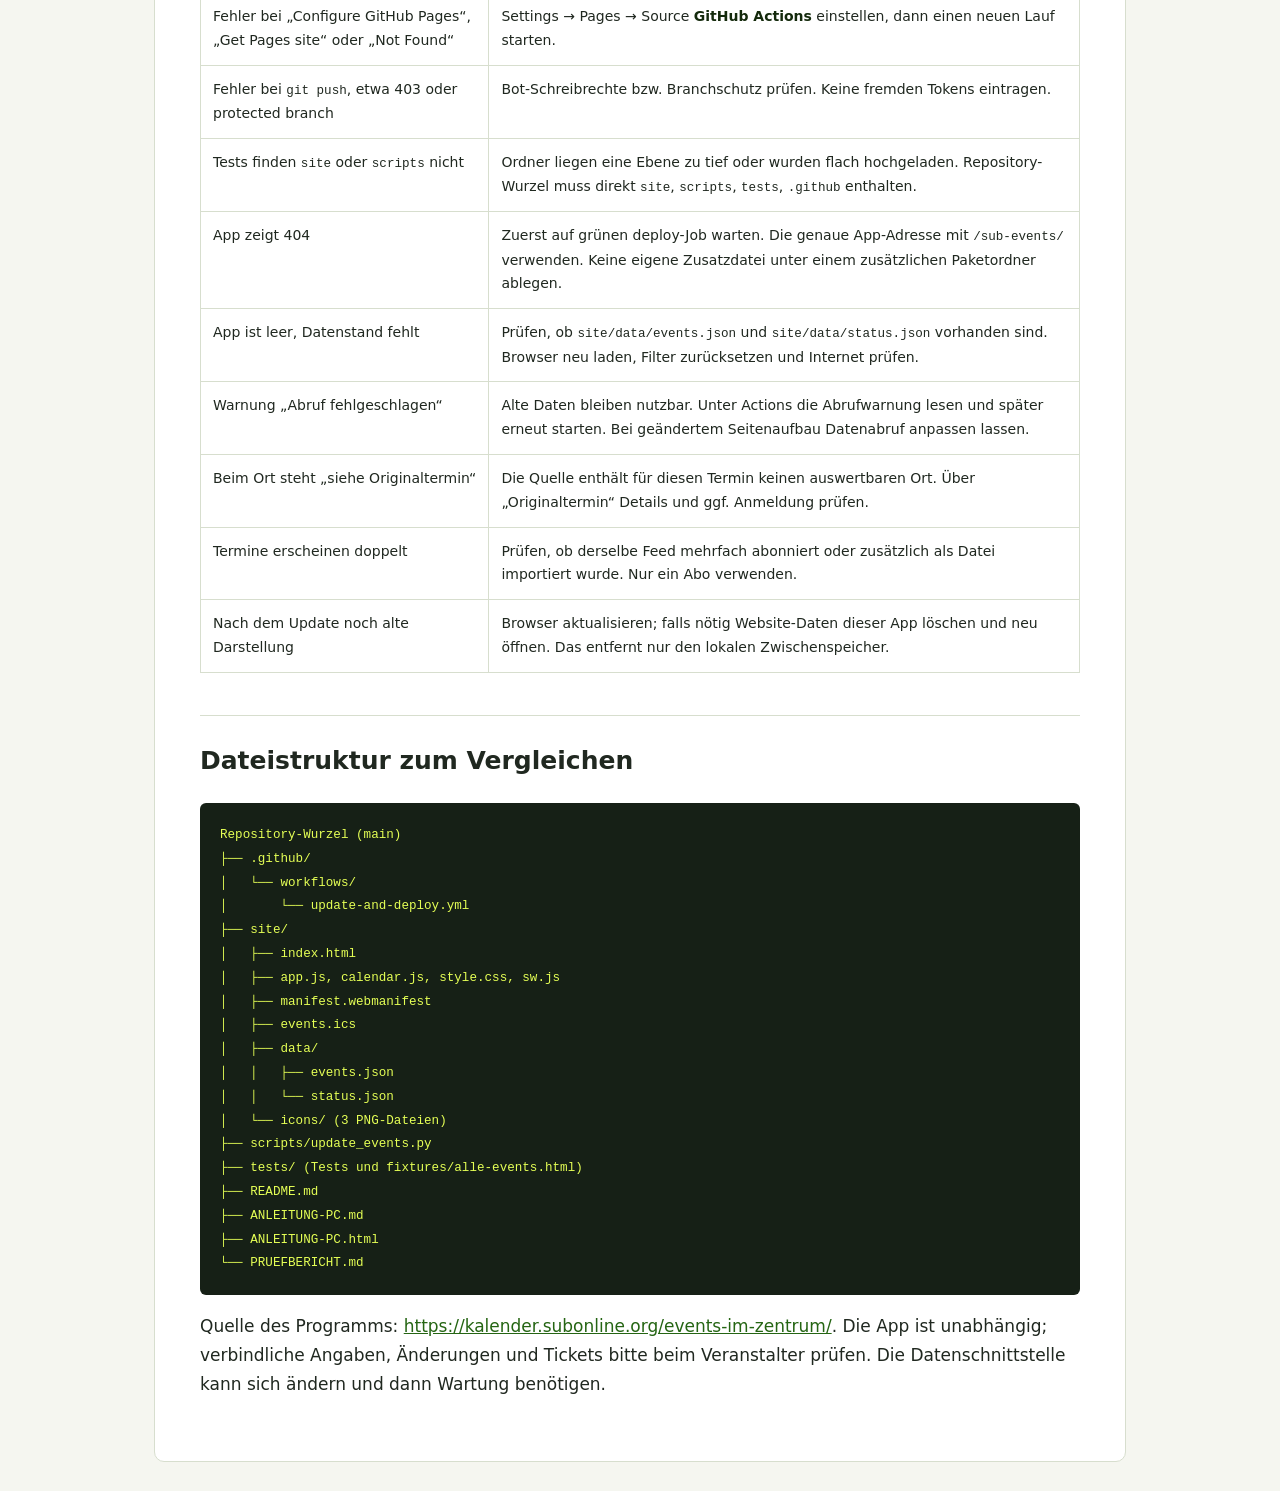
<file: ANLEITUNG-PC.html>
<!doctype html><html lang="de"><head><meta charset="utf-8"><meta name="viewport" content="width=device-width,initial-scale=1"><title>Sub-App · PC-Anleitung</title><style>body{font:17px/1.7 system-ui,Arial,sans-serif;color:#202820;background:#f5f6f0;margin:0}main{max-width:880px;background:white;margin:35px auto;padding:45px;border:1px solid #d7dece;border-radius:10px}h1{font-size:34px;line-height:1.2}h2{margin-top:42px;font-size:25px;border-top:1px solid #d7dece;padding-top:24px}a{color:#256513;overflow-wrap:anywhere}li{padding:5px 0}pre{background:#162016;color:#e5ff55;padding:20px;overflow:auto;border-radius:6px;font-size:14px}code{font-family:Consolas,monospace;font-size:.9em}table{border-collapse:collapse;width:100%;font-size:14px}th,td{text-align:left;vertical-align:top;border:1px solid #d7dece;padding:12px}th{background:#eef4e6}strong{color:#142a0c}@media(max-width:650px){main{margin:0;padding:22px;border:0}h1{font-size:29px}table{display:block;overflow:auto}}@media print{body{background:white}main{border:0;margin:0;padding:0}h2{break-after:avoid}pre{white-space:pre-wrap;color:black;background:#eee}}</style></head><body><main><h1>Sub-App am PC einrichten</h1>
<p>Du brauchst deinen GitHub-Login und einen PC-Browser. Ein eigenes öffentliches Repository <strong>juju089/sub-events</strong> legst du im ersten Schritt an. Für diesen Weg musst du nichts programmieren und keine Befehle eingeben. Das ZIP enthält alles, einschließlich der sonst leicht vergessenen GitHub-Automatik.</p>
<h2>0. Neues Repository für das Sub anlegen</h2>
<p>Dieses Paket ist für ein <strong>eigenes</strong> Repository namens <strong>sub-events</strong> vorbereitet. Dein bestehendes <code>substanz-events</code> bleibt ein separates Projekt. Es wurde noch kein neues Repository für dich angelegt.</p>
<ol>
<li>Öffne <a href="https://github.com/new">https://github.com/new</a> und melde dich mit <strong>juju089</strong> an.</li>
<li>Bei <strong>Repository name</strong> genau <strong>sub-events</strong> eintragen.</li>
<li>Sichtbarkeit <strong>Public</strong> wählen. Eine README kannst du aktivieren; sie wird gleich durch die Paket-README ersetzt. Keine zusätzliche Vorlage oder Automatik auswählen.</li>
<li><strong>Create repository</strong> anklicken. Danach lautet die Adresse <a href="https://github.com/juju089/sub-events">https://github.com/juju089/sub-events</a>.</li>
<li>Falls du dieses Repository bereits angelegt hast, diesen Schritt überspringen.</li>
</ol>
<p>Verwendest du einen anderen GitHub-Benutzernamen oder Repository-Namen, ändern sich die späteren App- und Abo-Adressen entsprechend. Die App berechnet die Abo-Adresse aus ihrer tatsächlichen Webadresse selbst.</p>
<h2>1. ZIP vollständig entpacken</h2>
<ol>
<li>Lade <code>sub-events-komplett.zip</code> herunter.</li>
<li>Rechtsklick auf die ZIP-Datei → <strong>Alle extrahieren</strong> → <strong>Extrahieren</strong>.</li>
<li>Öffne den entpackten Ordner <code>sub-events</code>.</li>
<li>Du musst darin direkt die Ordner <code>site</code>, <code>scripts</code>, <code>tests</code>, <code>.github</code> und die Datei <code>README.md</code> sehen. Öffne nicht nur eine Ansicht innerhalb des ZIPs.</li>
</ol>
<p>Der Punkt gehört zum Ordnernamen <strong>.github</strong>. Windows 11: Falls er nicht zu sehen ist, im Explorer <strong>Anzeigen → Einblenden → Ausgeblendete Elemente</strong>. Windows 10: <strong>Ansicht → Ausgeblendete Elemente</strong>. Unter <code>.github</code> befindet sich <code>workflows</code>, darin <code>update-and-deploy.yml</code>.</p>
<h2>2. Programmdateien hochladen</h2>
<ol>
<li>Öffne <a href="https://github.com/juju089/sub-events">https://github.com/juju089/sub-events</a> und melde dich an.</li>
<li>Wähle oben den Reiter <strong>Code</strong>. Links über der Dateiliste muss <strong>main</strong> stehen.</li>
<li>Klicke auf <strong>Add file → Upload files</strong> (je nach Fensterbreite im Plus-Menü).</li>
<li>Ziehe aus dem Explorer die drei Ordner <strong>site</strong>, <strong>scripts</strong> und <strong>tests</strong> gemeinsam in die Upload-Fläche. Die Unterordner müssen erhalten bleiben. Über „choose your files“ lassen sich Ordner nicht in jedem Browser komfortabel auswählen; Ziehen ist hier einfacher.</li>
<li>Ziehe zusätzlich <strong>README.md</strong>, <strong>ANLEITUNG-PC.md</strong>, <strong>ANLEITUNG-PC.html</strong> und <strong>PRUEFBERICHT.md</strong> hinein. <code>.gitignore</code> kannst du ebenfalls mitnehmen, falls sichtbar; er ist für den Betrieb nicht zwingend.</li>
<li>Warte, bis alle Uploads fertig sind. Es sind deutlich weniger als 100 Dateien und jede ist kleiner als 25 MB.</li>
<li>Prüfe die Liste: Sie muss etwa <code>site/index.html</code>, <code>scripts/update_events.py</code>, <code>tests/test_update.py</code> enthalten. <strong>Nicht</strong> <code>sub-events/site/index.html</code> und <strong>nicht</strong> nur <code>index.html</code> ohne <code>site/</code>.</li>
<li>Als Commit-Nachricht z. B. <strong>Sub-App hinzufügen</strong> eingeben. Wähle <strong>Commit directly to the main branch</strong> und klicke <strong>Commit changes</strong>. Falls GitHub einen Dialog öffnet, dort bestätigen. Eine Rückfrage zum Ersetzen der bisherigen README ist erwartbar; die neue README gehört zum Paket.</li>
</ol>
<p><strong>Nicht die ZIP-Datei selbst hochladen.</strong> GitHub entpackt sie nicht als Website. Auch nicht nur den Inhalt von <code>site</code> hochladen: Der Workflow erwartet den Ordner <code>site</code>.</p>
<h2>3. Den Workflow sicher hinzufügen – wichtig!</h2>
<p>Wir legen diese eine Datei bewusst über GitHub an. So hängt die tägliche Automatik nicht davon ab, ob dein Browser den Punkt-Ordner beim Ziehen berücksichtigt hat.</p>
<ol>
<li>Öffne im entpackten PC-Ordner <code>.github</code> → <code>workflows</code>.</li>
<li>Rechtsklick auf <strong>update-and-deploy.yml</strong> → <strong>Öffnen mit → Editor</strong> (Notepad). Nicht Word verwenden. Falls Windows nach einer App fragt, den Editor auswählen.</li>
<li>Im Editor <strong>Strg+A</strong>, dann <strong>Strg+C</strong>. Das kopiert den gesamten Dateiinhalt. Du musst nichts daran verändern.</li>
<li>Zurück bei GitHub im Repository unter <strong>Code</strong>: <strong>Add file → Create new file</strong>.</li>
<li>Bei <strong>Name your file</strong> genau diesen vollständigen Pfad eingeben:</li>
</ol>
<pre><code class="language-text">.github/workflows/update-and-deploy.yml
</code></pre>
<ol start="6">
<li>In das große Codefeld klicken und <strong>Strg+V</strong> drücken. Die erste Zeile muss <code>name: Termine aktualisieren und Pages veröffentlichen</code> sein. Den Inhalt nicht in den Dateinamen einfügen. Keine Markdown-Zeichen wie drei Backticks hinzufügen.</li>
<li><strong>Commit changes</strong> anklicken, als Nachricht <strong>Tägliche Aktualisierung und Pages einrichten</strong>, direkt in <strong>main</strong> speichern.</li>
<li>Unter <strong>Code</strong> prüfen: <code>.github</code> → <code>workflows</code> → <code>update-and-deploy.yml</code> ist vorhanden. Die Datei darf <strong>nicht</strong> auf <code>.yml.txt</code> enden.</li>
</ol>
<p>Falls du <code>.github</code> bereits mit hochgeladen hast und die Datei existiert: Öffne sie und prüfe den Inhalt. Nicht noch eine zweite Workflow-Datei anlegen. Bei Bedarf über das Stift-Symbol mit dem Inhalt aus dem ZIP ersetzen.</p>
<p><strong>Achtung:</strong> Dieser Commit startet bereits einen Lauf. Solange Pages noch nicht aktiviert ist, darf dessen Veröffentlichung fehlschlagen. Das wird mit dem nächsten Schritt und einem neuen manuellen Lauf behoben.</p>
<h2>4. GitHub Pages aktivieren</h2>
<ol>
<li>Oben im Repository <strong>Settings</strong> öffnen.</li>
<li>Links auf <strong>Pages</strong> klicken (unter „Code and automation“).</li>
<li>Im Abschnitt <strong>Build and deployment</strong> bei <strong>Source</strong> die Option <strong>GitHub Actions</strong> wählen. Falls ein Speichern-Button angezeigt wird, speichern.</li>
<li>Nicht „Deploy from a branch“ wählen. Keine zusätzliche vorgeschlagene Pages-Workflow-Datei erstellen – der passende Workflow ist bereits im Paket.</li>
</ol>
<p>Der mitgelieferte Workflow beantragt die nötigen Rechte selbst. Eigene Tokens, Secrets und ein kostenpflichtiges Konto sind für dieses öffentliche Repository nicht erforderlich. Nur falls eine Fehlermeldung Bot-Commits ausdrücklich verbietet: <strong>Settings → Actions → General → Workflow permissions</strong> prüfen und <strong>Read and write permissions</strong> erlauben, sofern dein Konto diese Einstellung ändern darf. Bei Branchschutz müssen Bot-Commits auf <code>main</code> möglich sein.</p>
<h2>5. Ersten vollständigen Lauf starten</h2>
<ol>
<li>Im Repository auf <strong>Actions</strong> klicken.</li>
<li>Falls GitHub die Workflows zunächst sperrt, für dein eigenes Repository aktivieren.</li>
<li>Links <strong>Termine aktualisieren und Pages veröffentlichen</strong> wählen.</li>
<li>Rechts <strong>Run workflow</strong> → Branch <strong>main</strong> → grüner Button <strong>Run workflow</strong>.</li>
<li>Den neuen Lauf öffnen. Warte einige Minuten. Die Jobs <strong>build</strong> und <strong>deploy</strong> müssen grüne Haken zeigen.</li>
<li>In der Laufzusammenfassung muss <strong>Abruf erfolgreich</strong> stehen. Ein grüner Lauf mit „Abruf fehlgeschlagen“ bedeutet: Das alte Programm wurde absichtlich erhalten und veröffentlicht; die Abrufwarnung muss noch geprüft werden.</li>
</ol>
<p>Bei einem roten Lauf den fehlgeschlagenen Schritt aufklappen. Unten in dieser Anleitung findest du die häufigsten Ursachen. Nach einer Korrektur wieder einen neuen manuellen Lauf auf <code>main</code> starten.</p>
<h2>6. App und Kalender ausprobieren</h2>
<p>App nach erfolgreicher Veröffentlichung öffnen:</p>
<p><a href="https://juju089.github.io/sub-events/">https://juju089.github.io/sub-events/</a></p>
<ol>
<li>„Datenstand“ prüfen. Die mitgelieferten Ausgangsdaten stammen vom 5. November 2026; nach einem erfolgreichen Abruf erscheint das neue Abrufdatum.</li>
<li>Ein Suchwort wie <strong>Schach</strong> eingeben, Kategorien und Zeitraum ausprobieren.</li>
<li><strong>Filter zurücksetzen</strong> anklicken. Ein leerer Filtertreffer ist kein technischer Fehler.</li>
<li>Bei einem Termin <strong>Termin speichern</strong> wählen: Eine einzelne ICS-Datei wird heruntergeladen. Das ist eine Momentaufnahme.</li>
<li>Für alle künftigen Aktualisierungen unten <strong>Kalender abonnieren</strong> verwenden oder die HTTPS-Abo-Adresse kopieren:</li>
</ol>
<pre><code class="language-text">https://juju089.github.io/sub-events/events.ics
</code></pre>
<p>Bitte erst abonnieren, wenn die App veröffentlicht ist. Die Adresse ist vorher noch nicht verfügbar. <strong>ICS herunterladen</strong> ist ein einmaliger Import und kein Abo. Nicht dasselbe Programm zusätzlich immer wieder importieren, sonst können doppelte Einträge entstehen.</p>
<h2>7. iPhone / Android</h2>
<p><strong>iPhone:</strong> App-Adresse in Safari öffnen → Teilen → <strong>Zum Home-Bildschirm</strong>. Zum Kalenderabo in der App <strong>Kalender abonnieren</strong> antippen und bestätigen. Falls der direkte Link nicht öffnet: In Apple Kalender über <strong>Kalender → Hinzufügen → Kalenderabonnement hinzufügen</strong> die HTTPS-Adresse einsetzen. Menübezeichnungen können je nach iOS-Version abweichen.</p>
<p><strong>Android:</strong> App-Adresse in Chrome öffnen → Browser-Menü → <strong>App installieren</strong> oder <strong>Zum Startbildschirm</strong>. Für Google Kalender am PC die Google-Kalender-Webseite öffnen → <strong>Weitere Kalender + → Per URL</strong> → HTTPS-Abo-Adresse einfügen. Der Kalender erscheint anschließend auf dem Handy, wenn dasselbe Konto verwendet wird und dieser Kalender eingeblendet ist.</p>
<p><strong>Outlook:</strong> In Outlook im Web Kalender öffnen → <strong>Kalender hinzufügen → Aus dem Internet abonnieren</strong> und die HTTPS-Adresse einsetzen.</p>
<p>Die App lädt neue Daten beim Öffnen und über <strong>Aktualisieren</strong>. Offline zeigt sie zuletzt geladene Daten; für die erste Nutzung und für neue Daten wird Internet benötigt. Kalender-Apps bestimmen selbst ihr Aktualisierungsintervall. Änderungen können daher verspätet sichtbar werden.</p>
<h2>Welche Termine sind enthalten?</h2>
<p>Die App übernimmt die öffentlichen Bereiche <strong>Events im Zentrum</strong> und <strong>Mittendrin</strong> des offiziellen Sub-Kalenders. Dienstpläne sind nicht enthalten. Der Abruf umfasst ein rollierendes Fenster der <strong>nächsten 180 Tage</strong>. Das bedeutet nicht, dass der Veranstalter schon für jeden dieser Tage Termine veröffentlicht hat. Wiederholungen werden nur übernommen, wenn sie als konkrete Termine in der Quelle stehen.</p>
<p>Treffpunkte können außerhalb des Sub liegen. Verbindliche Angaben zu Ort, Zugänglichkeit, Zielgruppe und Anmeldung stehen unter <strong>Originaltermin</strong>. Ein fehlendes Anmeldungsfeld bedeutet nicht automatisch, dass keine Anmeldung nötig ist. Die App meldet niemanden an und speichert keine persönlichen Teilnahmepläne.</p>
<h2>8. Was passiert danach automatisch?</h2>
<p>GitHub ruft täglich um <strong>05:37 UTC</strong> die offizielle Seite ab: 06:37 Uhr im Winter, 07:37 Uhr im Sommer in Deutschland. Der Lauf kann sich bei GitHub verzögern. Er prüft den Datenparser, speichert die Termine, erstellt die Kalenderdatei und veröffentlicht die App neu.</p>
<p>Bei Netzfehlern oder auffällig unvollständigen Daten bleiben die bisherigen Termine erhalten. Die App zeigt eine Warnung. Im Repository unter <strong>Actions</strong> steht die genaue Fehlermeldung. Du musst nicht jeden Tag selbst Dateien hochladen. Kontrolliere gelegentlich den Datenstand und die Actions-Ansicht. GitHub kann Zeitpläne in öffentlichen Repositories nach 60 Tagen ohne Aktivität deaktivieren; dann den Zeitplan wieder aktivieren oder einen manuellen Lauf anstoßen und die Actions-Anzeige prüfen.</p>
<h2>Wenn etwas nicht klappt</h2>
<table>
<thead>
<tr>
<th>Beobachtung</th>
<th>Lösung</th>
</tr>
</thead>
<tbody><tr>
<td>Unter Actions ist kein Workflow sichtbar</td>
<td>Unter Code prüfen, ob <code>.github/workflows/update-and-deploy.yml</code> auf <code>main</code> liegt. Schritt 3 nachholen. Datei darf nicht <code>.txt</code> heißen.</td>
</tr>
<tr>
<td>„Run workflow“ fehlt</td>
<td>Den konkreten Workflow links auswählen; prüfen, ob die Datei auf <code>main</code> liegt und du mit dem Besitzerkonto angemeldet bist.</td>
</tr>
<tr>
<td>Fehler bei „Configure GitHub Pages“, „Get Pages site“ oder „Not Found“</td>
<td>Settings → Pages → Source <strong>GitHub Actions</strong> einstellen, dann einen neuen Lauf starten.</td>
</tr>
<tr>
<td>Fehler bei <code>git push</code>, etwa 403 oder protected branch</td>
<td>Bot-Schreibrechte bzw. Branchschutz prüfen. Keine fremden Tokens eintragen.</td>
</tr>
<tr>
<td>Tests finden <code>site</code> oder <code>scripts</code> nicht</td>
<td>Ordner liegen eine Ebene zu tief oder wurden flach hochgeladen. Repository-Wurzel muss direkt <code>site</code>, <code>scripts</code>, <code>tests</code>, <code>.github</code> enthalten.</td>
</tr>
<tr>
<td>App zeigt 404</td>
<td>Zuerst auf grünen deploy-Job warten. Die genaue App-Adresse mit <code>/sub-events/</code> verwenden. Keine eigene Zusatzdatei unter einem zusätzlichen Paketordner ablegen.</td>
</tr>
<tr>
<td>App ist leer, Datenstand fehlt</td>
<td>Prüfen, ob <code>site/data/events.json</code> und <code>site/data/status.json</code> vorhanden sind. Browser neu laden, Filter zurücksetzen und Internet prüfen.</td>
</tr>
<tr>
<td>Warnung „Abruf fehlgeschlagen“</td>
<td>Alte Daten bleiben nutzbar. Unter Actions die Abrufwarnung lesen und später erneut starten. Bei geändertem Seitenaufbau Datenabruf anpassen lassen.</td>
</tr>
<tr>
<td>Beim Ort steht „siehe Originaltermin“</td>
<td>Die Quelle enthält für diesen Termin keinen auswertbaren Ort. Über „Originaltermin“ Details und ggf. Anmeldung prüfen.</td>
</tr>
<tr>
<td>Termine erscheinen doppelt</td>
<td>Prüfen, ob derselbe Feed mehrfach abonniert oder zusätzlich als Datei importiert wurde. Nur ein Abo verwenden.</td>
</tr>
<tr>
<td>Nach dem Update noch alte Darstellung</td>
<td>Browser aktualisieren; falls nötig Website-Daten dieser App löschen und neu öffnen. Das entfernt nur den lokalen Zwischenspeicher.</td>
</tr>
</tbody></table>
<h2>Dateistruktur zum Vergleichen</h2>
<pre><code class="language-text">Repository-Wurzel (main)
├── .github/
│   └── workflows/
│       └── update-and-deploy.yml
├── site/
│   ├── index.html
│   ├── app.js, calendar.js, style.css, sw.js
│   ├── manifest.webmanifest
│   ├── events.ics
│   ├── data/
│   │   ├── events.json
│   │   └── status.json
│   └── icons/ (3 PNG-Dateien)
├── scripts/update_events.py
├── tests/ (Tests und fixtures/alle-events.html)
├── README.md
├── ANLEITUNG-PC.md
├── ANLEITUNG-PC.html
└── PRUEFBERICHT.md
</code></pre>
<p>Quelle des Programms: <a href="https://kalender.subonline.org/events-im-zentrum/">https://kalender.subonline.org/events-im-zentrum/</a>. Die App ist unabhängig; verbindliche Angaben, Änderungen und Tickets bitte beim Veranstalter prüfen. Die Datenschnittstelle kann sich ändern und dann Wartung benötigen.</p>
</main></body></html>
</file>
<file: site/style.css>
:root{color-scheme:dark;--bg:#16121e;--panel:#211a2b;--ink:#faf1ff;--muted:#c5b7ce;--lime:#f6baff;--line:#493750;font-family:Arial,Helvetica,sans-serif}*{box-sizing:border-box}html{scroll-behavior:smooth}body{margin:0;background:var(--bg);color:var(--ink)}a{color:inherit;text-underline-offset:4px}button,input,select{font:inherit}button,a.button{cursor:pointer}button{color:var(--ink);background:none;border:0;text-decoration:underline;text-underline-offset:4px;padding:10px 0}button:disabled{opacity:.6}a:focus-visible,button:focus-visible,input:focus-visible,select:focus-visible,summary:focus-visible{outline:3px solid var(--lime);outline-offset:4px}header,main,footer{max-width:1080px;margin:auto}header{display:flex;justify-content:space-between;align-items:center;padding:28px 28px;border-bottom:1px solid var(--line)}.wordmark{font-weight:900;font-size:27px;letter-spacing:-1.5px;text-decoration:none}.wordmark span{display:block;font-size:9px;letter-spacing:2.8px;margin-top:5px}.official{font-size:13px;color:var(--muted)}main{padding:0 28px}.hero{position:relative;padding:72px 0 65px;overflow:hidden}.eyebrow{font-size:11px;letter-spacing:2px;font-weight:bold;color:var(--lime)}h1{font-size:clamp(48px,8vw,88px);line-height:1;letter-spacing:-4px;margin:25px 0}h1 span{color:var(--lime)}.hero p{color:var(--muted);font-size:17px;max-width:400px;line-height:1.6;margin-bottom:30px}.button{display:inline-flex;align-items:center;justify-content:space-between;gap:25px;font-size:14px;font-weight:bold;border-radius:4px;padding:17px 22px;text-decoration:none;min-height:48px}.primary{background:var(--lime);color:#16121e}.secondary{border:1px solid #897193;color:var(--ink)}.orbit{position:absolute;right:40px;top:90px;width:220px;height:220px;border:1px solid var(--lime);border-radius:50%;display:grid;place-content:center;text-align:center;transform:rotate(12deg);font-size:130px;font-weight:900;color:var(--lime);line-height:1}.orbit span{font-size:9px;letter-spacing:4px;line-height:1.5}.programme{border-top:1px solid var(--line);padding-top:36px}.section-head{display:flex;align-items:center;justify-content:space-between}h2{font-size:34px;letter-spacing:-1px;margin:0 0 16px}.status{color:var(--muted);font-size:12px;line-height:1.6}.status.warning{color:#ffcf83}.filters{display:flex;gap:15px;margin:25px 0 18px}label{display:flex;flex-direction:column;gap:7px;font-size:11px;color:var(--muted);letter-spacing:.4px}.search{flex:1}input,select{border:1px solid var(--line);border-radius:4px;background:var(--panel);color:var(--ink);min-height:48px;padding:12px;width:100%;font-size:14px}.chips{display:flex;gap:8px;flex-wrap:wrap;margin:18px 0}.chips button{padding:10px 15px;border:1px solid var(--line);border-radius:30px;text-decoration:none;font-size:12px}.chips button[aria-pressed=true]{background:var(--lime);border-color:var(--lime);color:#16121e}.result-line{display:flex;justify-content:space-between;align-items:center;color:var(--muted);font-size:12px;padding:12px 0}.month{font-size:12px;font-weight:bold;letter-spacing:2px;text-transform:uppercase;color:var(--lime);padding:24px 0 10px;border-bottom:1px solid var(--line)}.event{display:grid;grid-template-columns:75px 1fr auto;gap:20px;padding:27px 0;border-bottom:1px solid var(--line)}.day{font-size:32px;font-weight:bold;letter-spacing:-1px}.day small{display:block;color:var(--muted);font-size:11px;letter-spacing:1px;margin-top:5px;text-transform:uppercase}.tag{font-size:10px;letter-spacing:1.5px;text-transform:uppercase;color:var(--lime)}.event h3{margin:8px 0 10px;font-size:21px;letter-spacing:-.4px}.event p{font-size:13px;line-height:1.6;color:var(--muted);max-width:600px;margin:8px 0}.times{color:var(--ink)!important}.event-links{display:flex;flex-wrap:wrap;gap:14px;font-size:12px;margin-top:16px;align-items:center}.event-links button{padding:0;font-size:12px}.event-side{font-size:13px;color:var(--muted);padding-top:22px}.empty{padding:40px 0;line-height:1.7}.calendar{margin:65px 0 0;padding:38px;background:var(--panel);border:1px solid var(--line);border-radius:6px}.calendar h2{font-size:40px;margin-top:18px}.calendar p,.install p,details{font-size:14px;line-height:1.7;color:var(--muted);max-width:650px}.actions{display:flex;flex-wrap:wrap;gap:12px;margin:25px 0}.feed-label{max-width:650px}.feed-label input{font-size:12px}#copy{font-size:12px}summary{cursor:pointer;color:var(--ink)}.install{padding:50px 0}.install h2{font-size:24px}footer{border-top:1px solid var(--line);padding:30px 28px 45px;color:var(--muted);font-size:11px;line-height:1.8}footer strong{color:var(--ink);letter-spacing:2px}footer p{max-width:650px}@media(max-width:760px){.orbit{right:8px;top:60px;width:130px;height:130px;font-size:75px;opacity:.4}.orbit span{font-size:6px;letter-spacing:2px}.hero h1,.hero p,.hero .button{position:relative;z-index:1}.hero{padding:50px 0}.event{grid-template-columns:48px 1fr;gap:16px}.event-side{display:none}.event h3{font-size:19px}.day{font-size:27px}.calendar{padding:25px}.calendar h2{font-size:32px}}@media(max-width:440px){header{padding:22px 20px}.official{font-size:11px}main{padding:0 20px}h1{letter-spacing:-2.5px;font-size:49px}.filters{flex-direction:column;gap:12px}.actions{flex-direction:column}.actions .button{width:100%}.orbit{right:-25px;top:70px}.calendar{margin-top:40px}.section-head h2{font-size:30px}.section-head button{font-size:12px}}@media(prefers-reduced-motion:reduce){html{scroll-behavior:auto}}

.event>div{min-width:0}.event p{overflow-wrap:anywhere}
</file>
